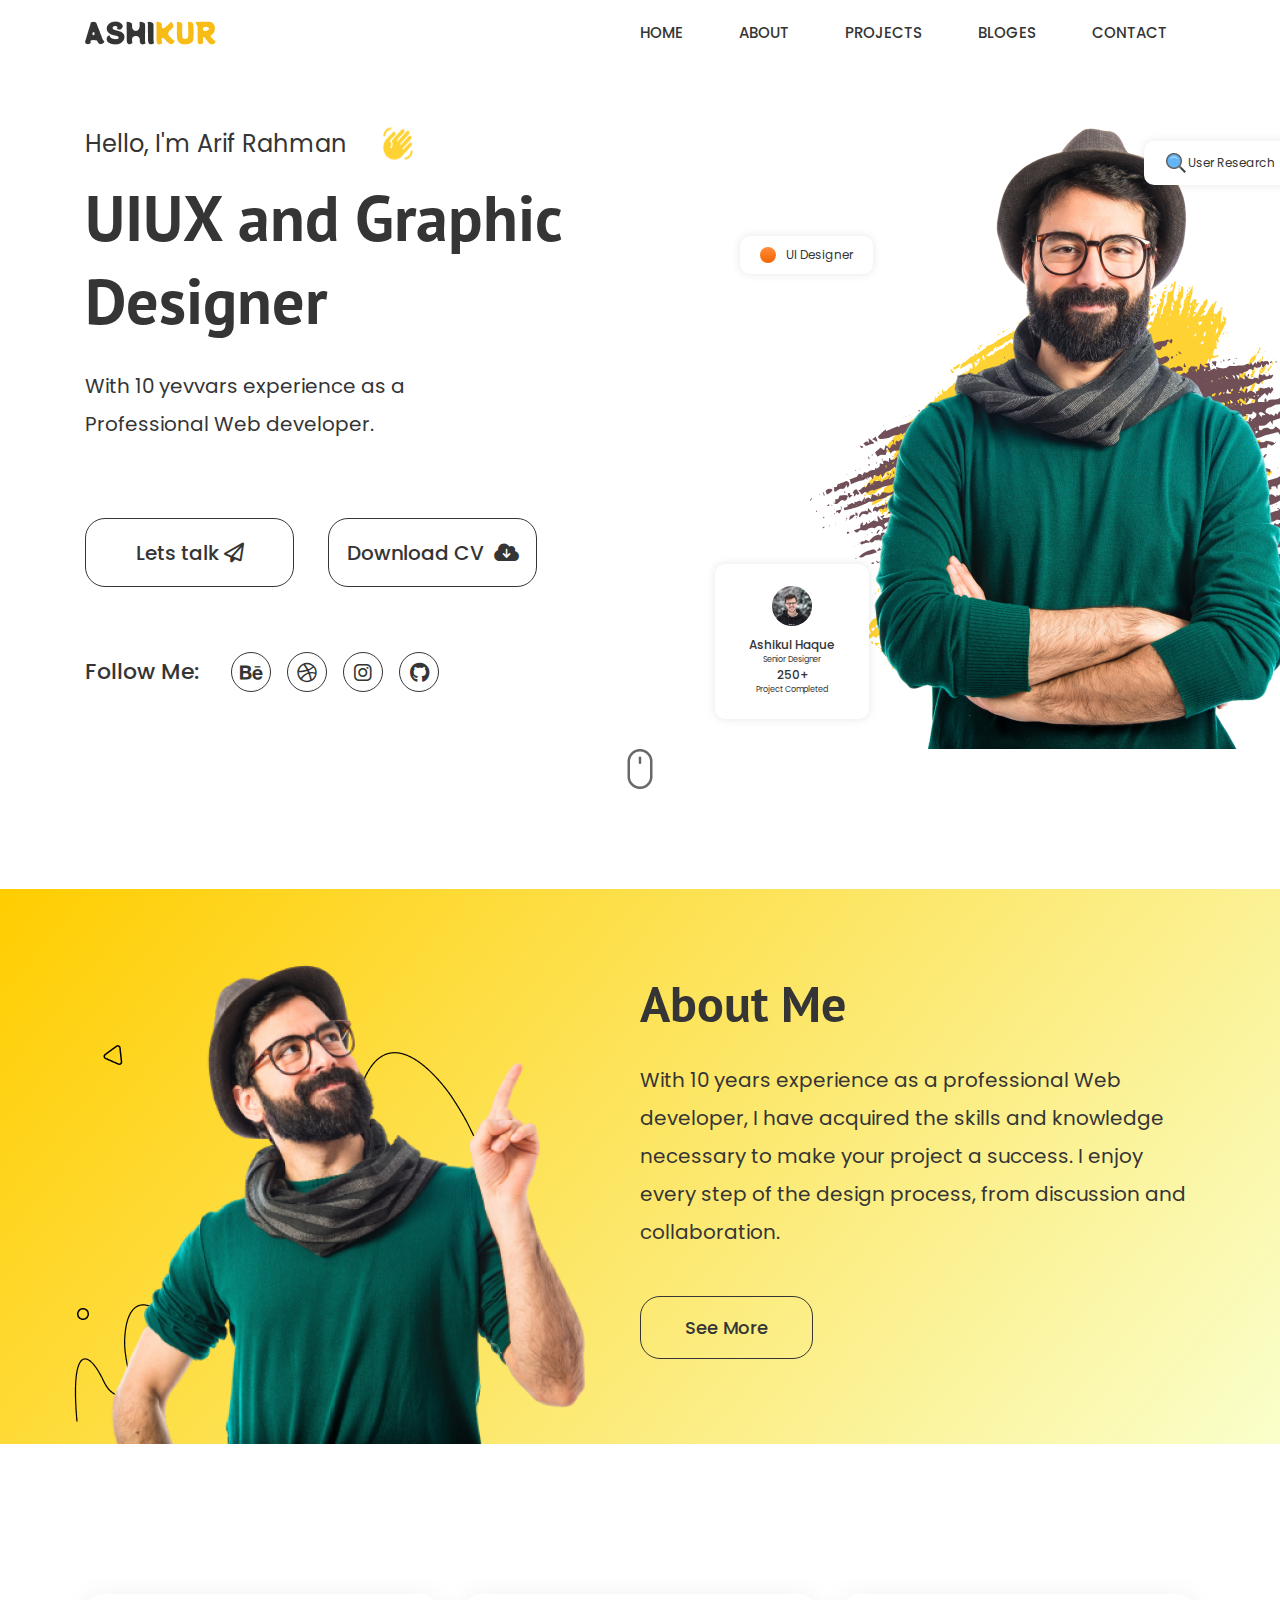
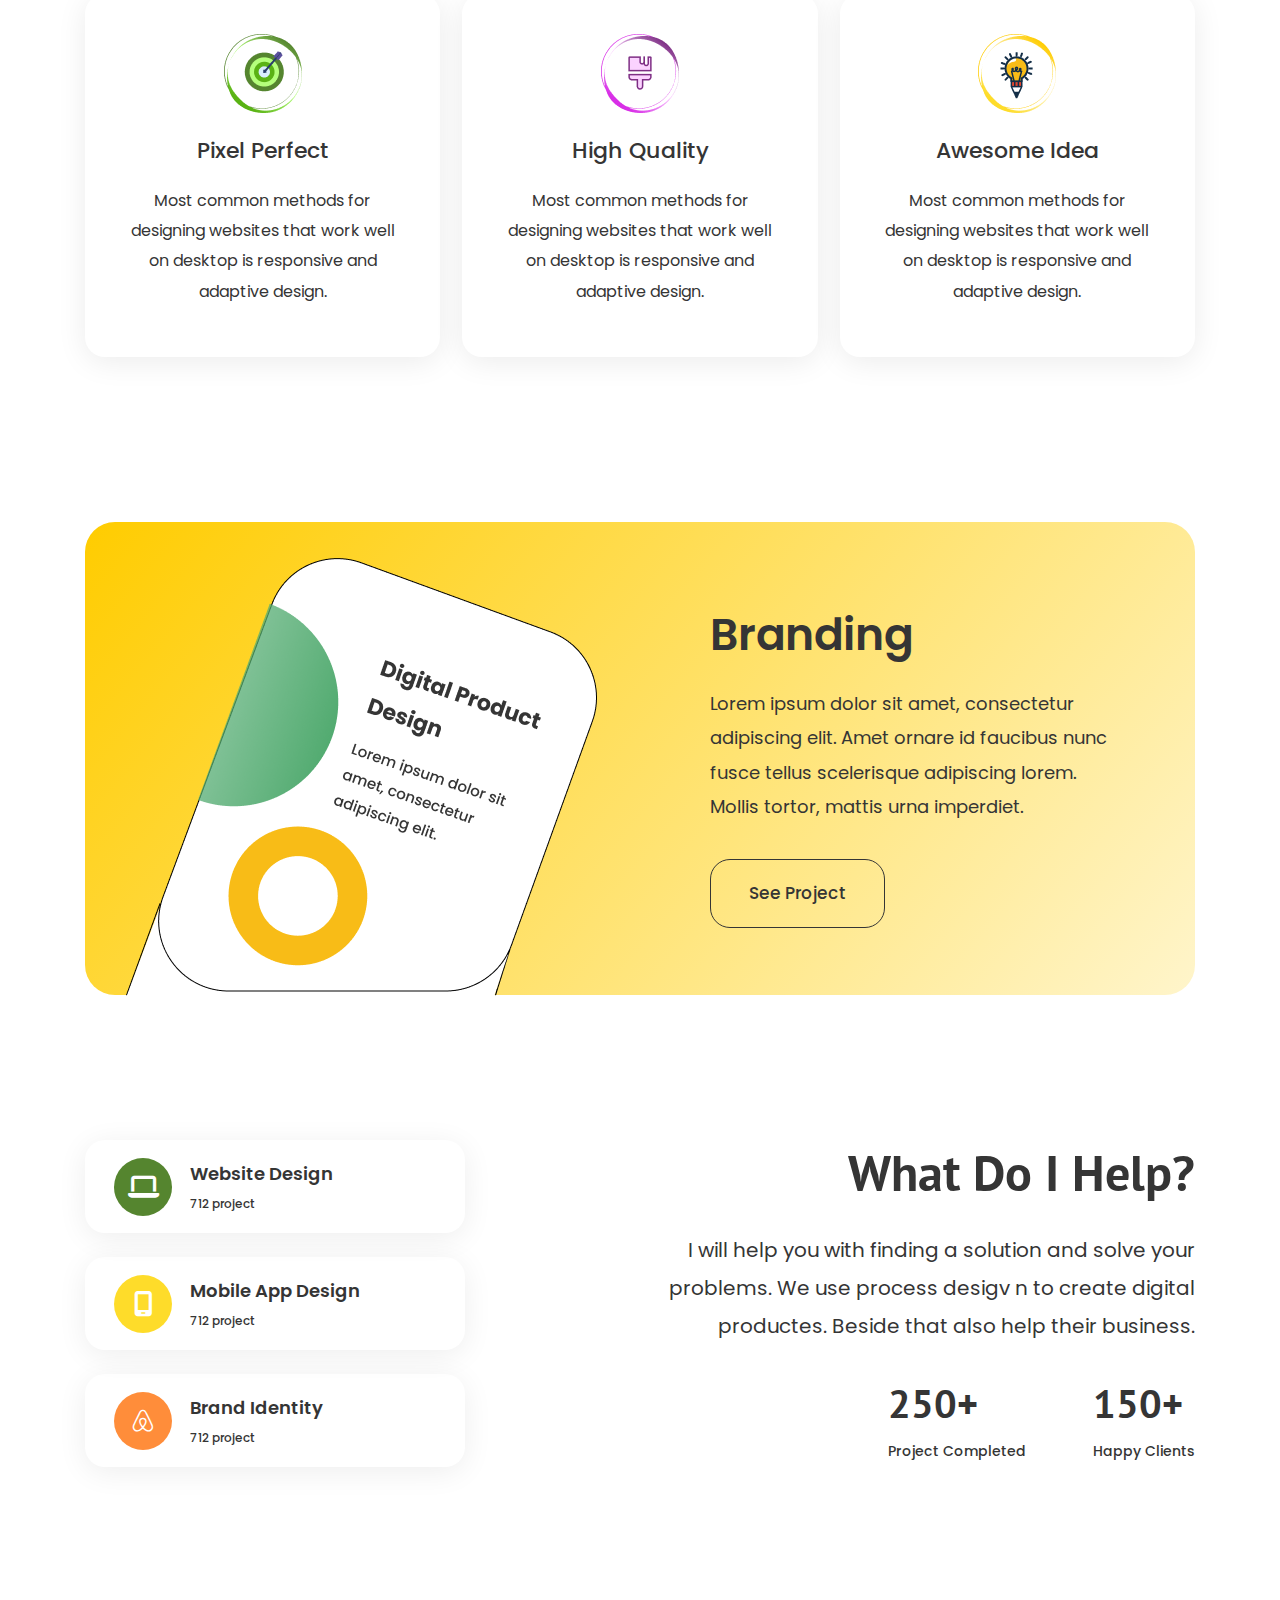
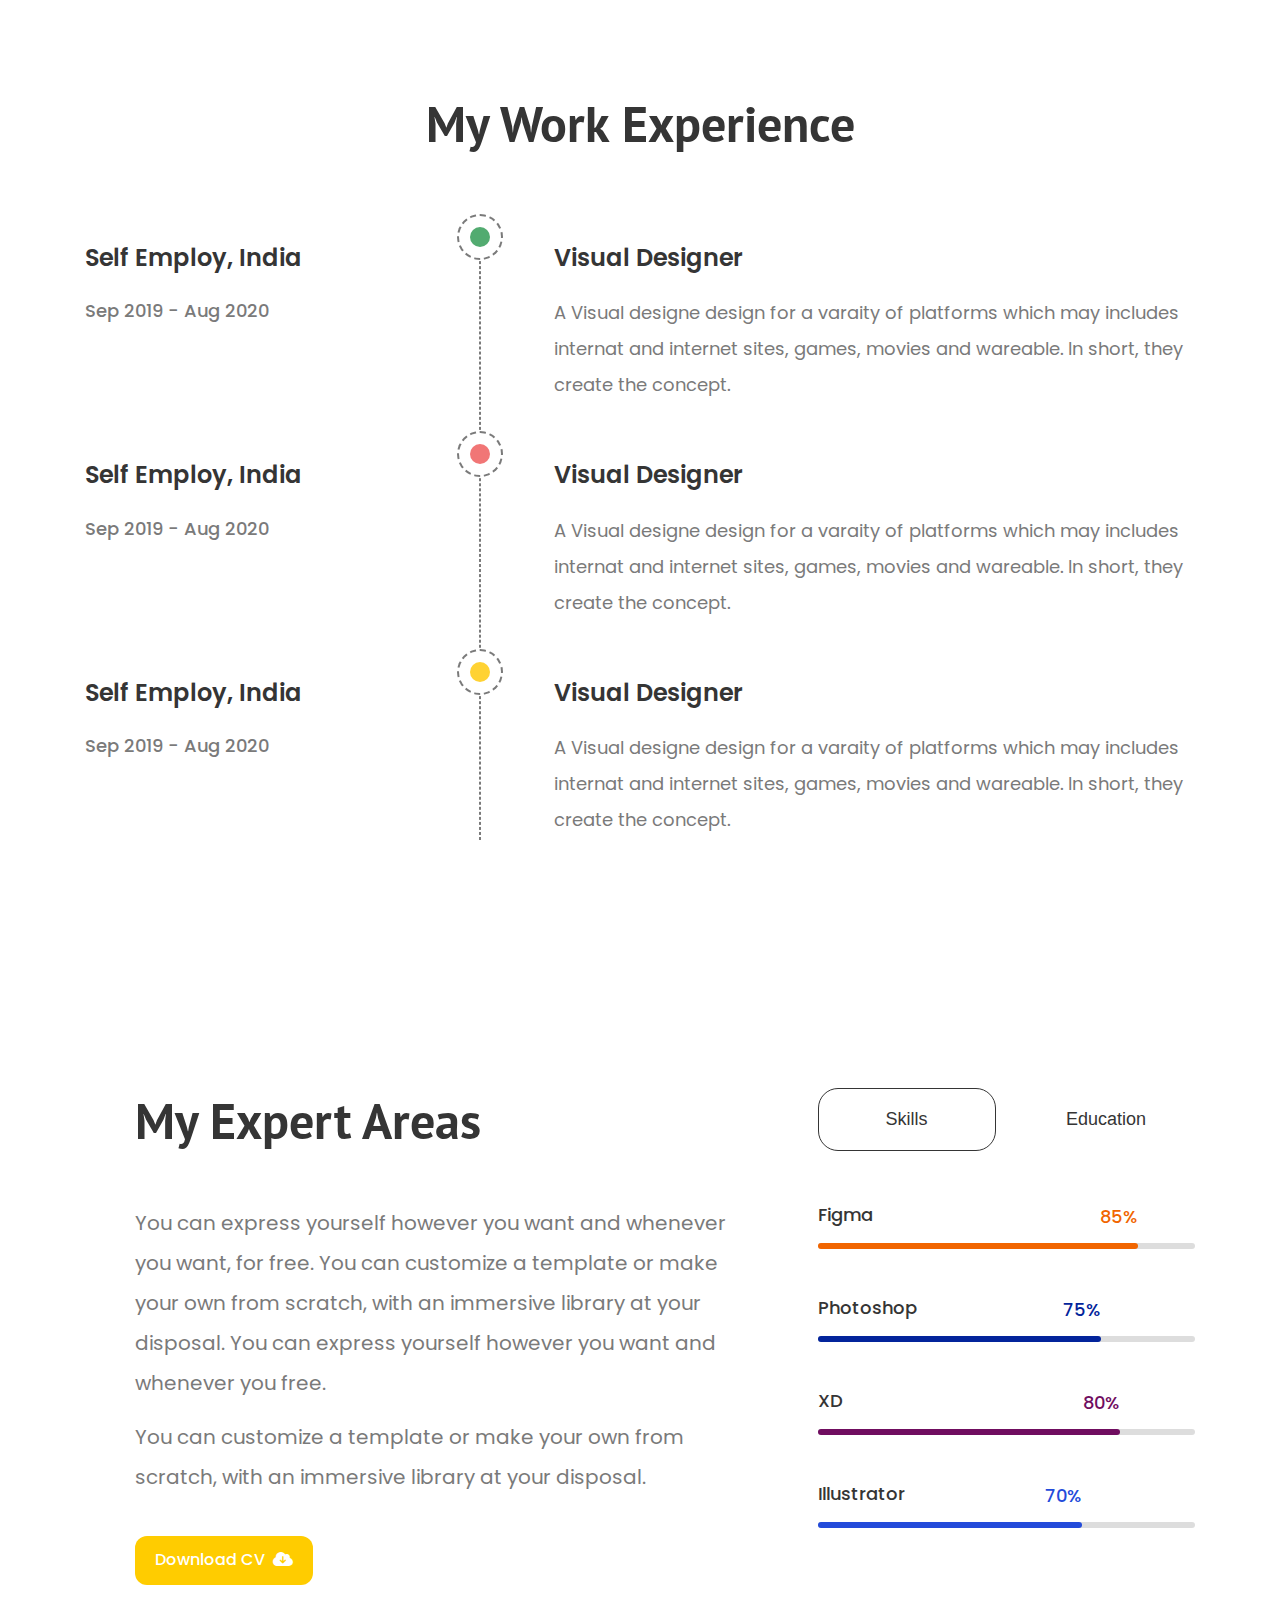
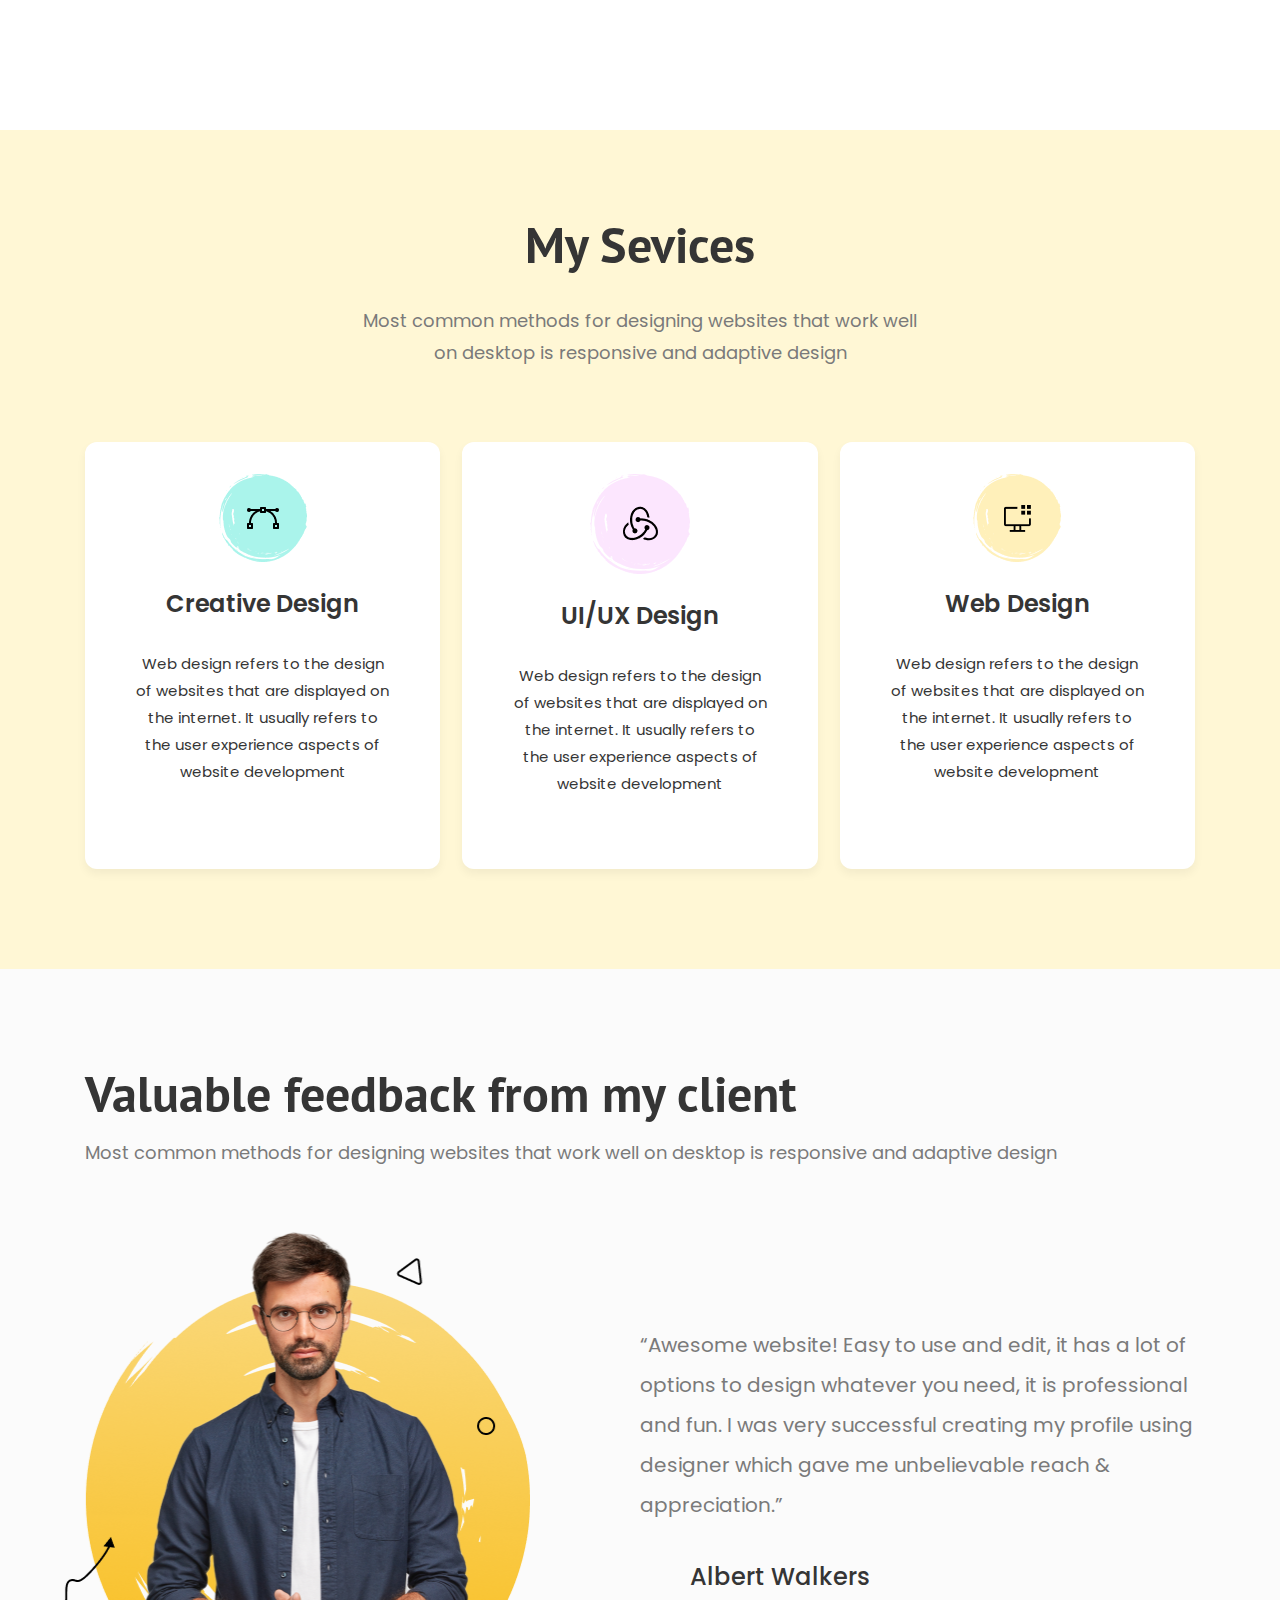
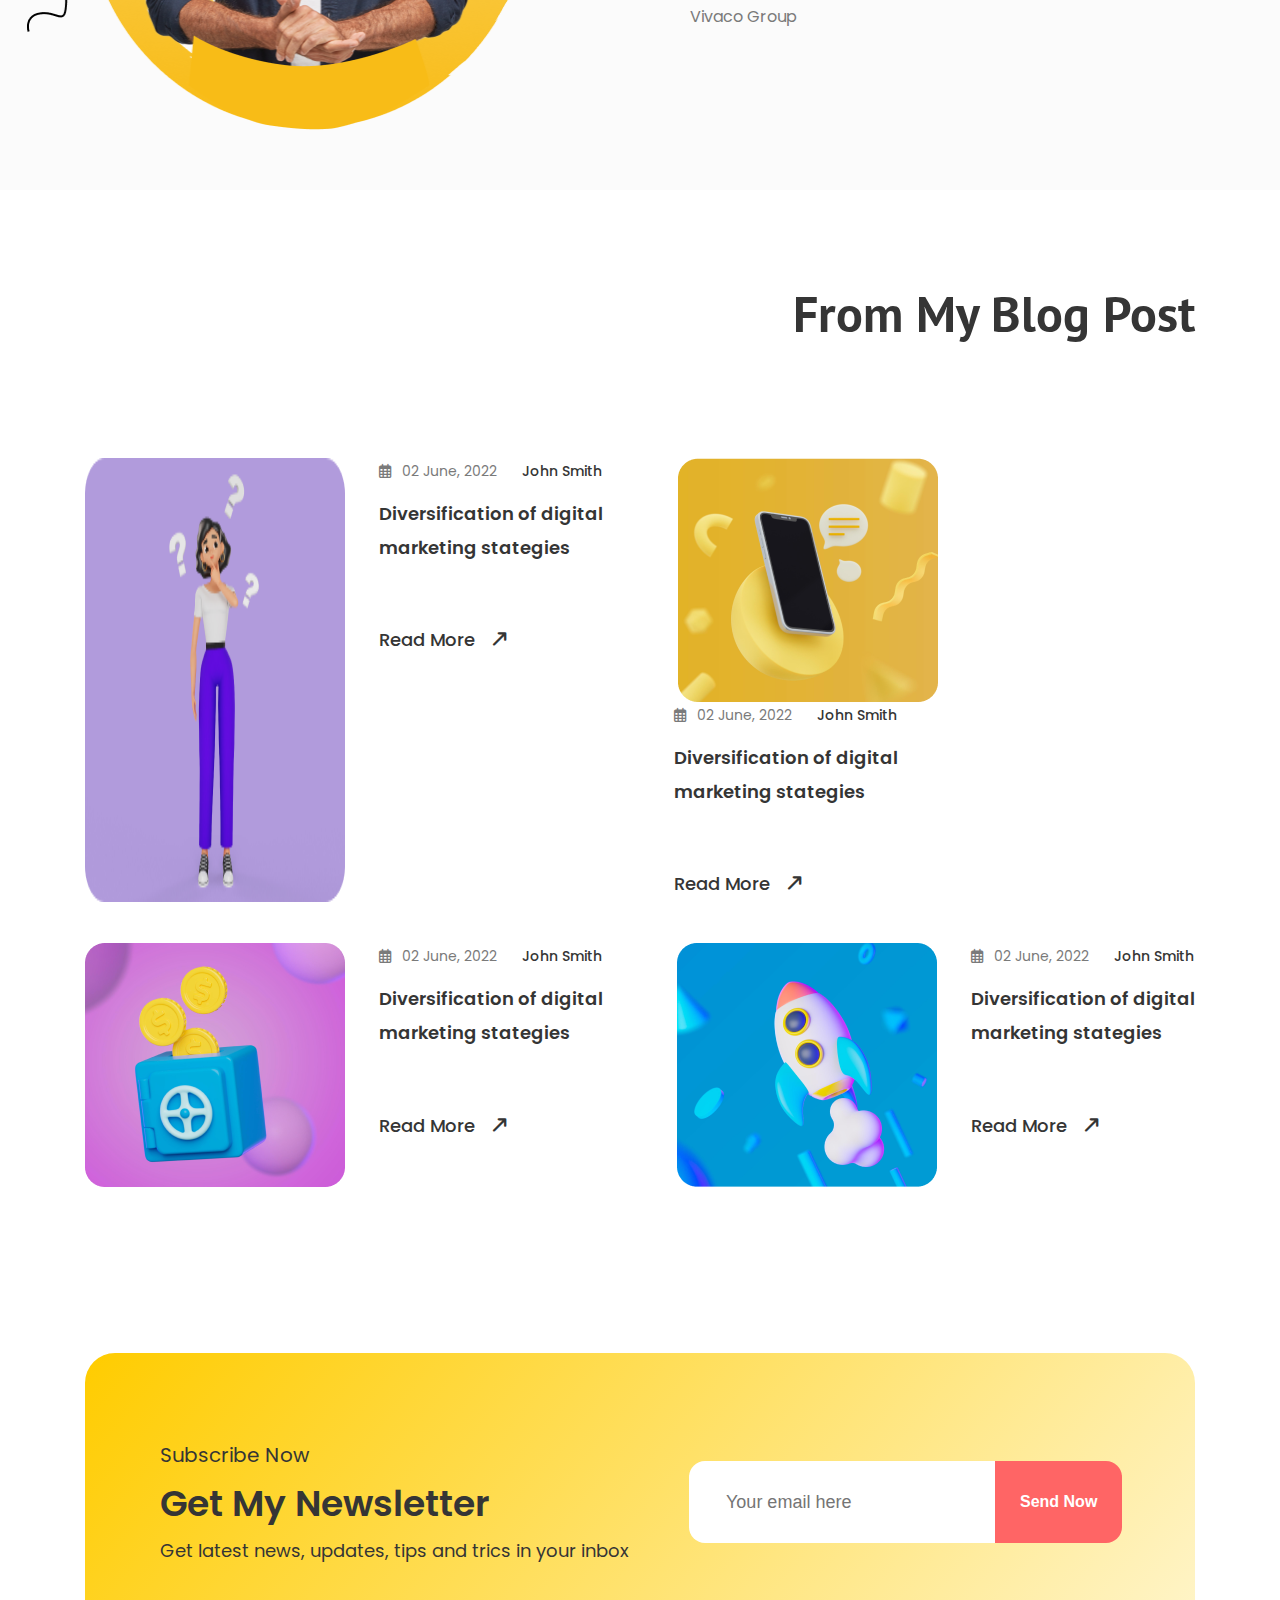
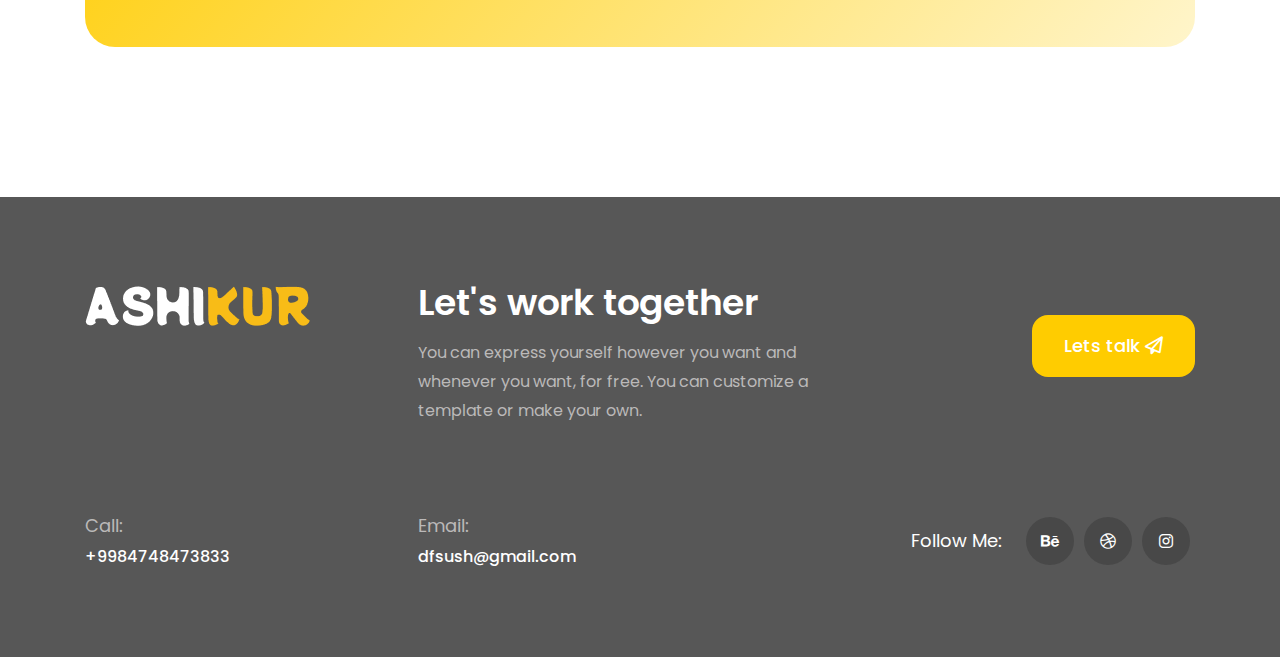
<file: index.html>
<!DOCTYPE html>
<html lang="en">
  <head>
    <meta charset="UTF-8" />
    <meta http-equiv="X-UA-Compatible" content="IE=edge" />
    <meta name="viewport" content="width=device-width, initial-scale=1.0" />

    <link rel="preconnect" href="https://fonts.googleapis.com" />
    <link rel="preconnect" href="https://fonts.gstatic.com" crossorigin />
    <link
      href="https://fonts.googleapis.com/css2?family=PT+Sans:wght@700&family=Poppins:wght@400;500;600;700&display=swap"
      rel="stylesheet"
    />

    <link rel="stylesheet" href="./css/all.min.css" />
    <link rel="stylesheet" href="./css/style.css" />

    <title>Asikur</title>
  </head>

  <body>
    <header>
      <!-- NavBar Start -->
      <nav id="NavBar">
        <div class="container">
          <div class="row justify-between align-center">
            <a href="index.html"
              ><img src="./img/home/logo1.png" alt="logo"
            /></a>
            <ul class="row">
              <li><a href="index.html">HOME</a></li>
              <li><a href="about.html">ABOUT</a></li>
              <li><a href="projects.html">PROJECTS</a></li>
              <li><a href="blogs.html">BLOGES</a></li>
              <li><a href="contact.html">CONTACT</a></li>
            </ul>
          </div>
        </div>
      </nav>
      <!-- NavBar End -->

      <!-- Banner Start -->

      <section id="Banner">
        <div class="container">
          <div class="row">
            <div class="w-50">
              <div class="row one">
                <p class="name">Hello, I'm Arif Rahman</p>
                <img src="./img/home/hand-wave.png" alt="hand-wave" />
              </div>
              <h1>UIUX and Graphic Designer</h1>
              <p class="experience">
                With 10 yevvars experience as a
                <br />
                Professional Web developer.
              </p>
              <a href="#" class="button"
                >Lets talk&nbsp;<i class="fa-regular fa-paper-plane"></i
              ></a>
              <a href="./cv/marketing-resume.docx" download class="button"
                >Download CV &nbsp;<i class="fa-solid fa-cloud-arrow-down"></i
              ></a>
              <div class="row align-center">
                <p>Follow Me:</p>
                <a href="#"><i class="fa-brands fa-behance"></i></a>
                <a href="#"><i class="fa-brands fa-dribbble"></i></a>
                <a href="#"><i class="fa-brands fa-instagram"></i></a>
                <a href="#"><i class="fa-brands fa-github"></i></a>
              </div>
            </div>

            <div class="w-50 banner-div2">
              <img
                class="banner-img"
                src="./img/home/banner-img1.1.png"
                alt="Banner"
              />
              <div class="div1 row">
                <img src="./img/home/banner-img1.3.png" alt="search" />
                <p>User Research</p>
              </div>
              <div class="div2 row">
                <div class="gradient"></div>
                <p>UI Designer</p>
              </div>
              <div class="div3">
                <a href="#">
                  <img src="./img/home/banner-img1.2.png" alt="img" />
                  <p>Ashikul Haque</p>
                  <p class="p">Senior Designer</p>
                  <p>250+</p>
                  <p class="p">Project Completed</p>
                </a>
              </div>
            </div>
          </div>
          <a class="mouse" href="#about-me"
            ><img src="./img/home/mouse.png" alt="mouse"
          /></a>
        </div>
      </section>
      <!-- Banner End -->
    </header>

    <!-- About Me Srart -->
    <section id="about-me">
      <div class="container">
        <div class="row">
          <div class="about-part1 w-50">
            <img src="./img/home/banner-img2.png" alt="img" />
          </div>
          <div class="about-part2 w-50">
            <h2>About Me</h2>
            <p>
              With 10 years experience as a professional Web developer, I have
              acquired the skills and knowledge necessary to make your project a
              success. I enjoy every step of the design process, from discussion
              and collaboration.
            </p>
            <a href="./about.html">See More</a>
          </div>
        </div>
      </div>
    </section>
    <!-- About Me End -->

    <!-- Methods Start -->
    <section id="methods">
      <div class="container">
        <div class="row">
          <div class="method-1 w-32">
            <img src="./img/home/frame1.1.png" alt="img" />
            <h4>Pixel Perfect</h4>
            <p>
              Most common methods for designing websites that work well on
              desktop is responsive and adaptive design.
            </p>
          </div>
          <div class="method-2 w-32">
            <img src="./img/home/frame1.2.png" alt="img" />
            <h4>High Quality</h4>
            <p>
              Most common methods for designing websites that work well on
              desktop is responsive and adaptive design.
            </p>
          </div>
          <div class="method-3 w-32">
            <img src="./img/home/frame1.3.png" alt="img" />
            <h4>Awesome Idea</h4>
            <p>
              Most common methods for designing websites that work well on
              desktop is responsive and adaptive design.
            </p>
          </div>
        </div>
      </div>
    </section>
    <!-- Methods End -->

    <!-- Branding Start -->
    <section id="branding">
      <div class="container">
        <div class="row">
          <div class="w-50 img">
            <img src="./img/home/banner-img3.png" alt="banner-img3" />
          </div>
          <div class="w-50 content">
            <h3>Branding</h3>
            <p>
              Lorem ipsum dolor sit amet, consectetur adipiscing elit. Amet
              ornare id faucibus nunc fusce tellus scelerisque adipiscing lorem.
              Mollis tortor, mattis urna imperdiet.
            </p>
            <a href="./projects.html">See Project</a>
          </div>
        </div>
      </div>
    </section>
    <!-- Branding End -->

    <!-- Help Start -->
    <section id="help">
      <div class="container">
        <div class="row">
          <div class="w-50 part-1">
            <div class="row">
              <div class="icon-div one">
                <i class="fa-solid fa-laptop"></i>
              </div>
              <div>
                <h4>Website Design</h4>
                <small>712 project</small>
              </div>
            </div>

            <div class="row">
              <div class="icon-div two">
                <i class="fa-solid fa-mobile-screen"></i>
              </div>
              <div>
                <h4>Mobile App Design</h4>
                <small>712 project</small>
              </div>
            </div>

            <div class="row">
              <div class="icon-div three">
                <i class="fa-brands fa-airbnb"></i>
              </div>
              <div>
                <h4>Brand Identity</h4>
                <small>712 project</small>
              </div>
            </div>
          </div>

          <div class="w-50 part-2">
            <h2>What Do I Help?</h2>
            <p>
              I will help you with finding a solution and solve your problems.
              We use process desigv n to create digital productes. Beside that
              also help their business.
            </p>
            <div class="row">
              <div>
                <h3>250+</h3>
                <span>Project Completed</span>
              </div>
              <div>
                <h3>150+</h3>
                <span>Happy Clients</span>
              </div>
            </div>
          </div>
        </div>
      </div>
    </section>
    <!-- Help End -->

    <!-- Experience Start -->
    <section id="experience">
      <div class="container">
        <h2>My Work Experience</h2>

        <div class="row">
          <div class="w-40">
            <h4>Self Employ, India</h4>
            <p>Sep 2019 - Aug 2020</p>
          </div>
          <div class="w-60 one">
            <h4>Visual Designer</h4>
            <p>
              A Visual designe design for a varaity of platforms which may
              includes internat and internet sites, games, movies and wareable.
              In short, they create the concept.
            </p>
          </div>
        </div>

        <div class="row">
          <div class="w-40">
            <h4>Self Employ, India</h4>
            <p>Sep 2019 - Aug 2020</p>
          </div>
          <div class="w-60 two">
            <h4>Visual Designer</h4>
            <p>
              A Visual designe design for a varaity of platforms which may
              includes internat and internet sites, games, movies and wareable.
              In short, they create the concept.
            </p>
          </div>
        </div>

        <div class="row">
          <div class="w-40">
            <h4>Self Employ, India</h4>
            <p>Sep 2019 - Aug 2020</p>
          </div>
          <div class="w-60 three">
            <h4>Visual Designer</h4>
            <p>
              A Visual designe design for a varaity of platforms which may
              includes internat and internet sites, games, movies and wareable.
              In short, they create the concept.
            </p>
          </div>
        </div>
      </div>
    </section>
    <!-- Experience End -->

    <!-- Expert Start -->
    <section id="expert">
      <div class="container">
        <div class="row">
          <div class="w-60">
            <h2>My Expert Areas</h2>
            <p>
              You can express yourself however you want and whenever you want,
              for free. You can customize a template or make your own from
              scratch, with an immersive library at your disposal. You can
              express yourself however you want and whenever you free.
            </p>
            <p>
              You can customize a template or make your own from scratch, with
              an immersive library at your disposal.
            </p>
            <a href="./cv/marketing-resume.docx" download>
              Download CV &nbsp;<i class="fa-solid fa-cloud-arrow-down"></i>
            </a>
          </div>
          <div class="w-40">
            <div class="skills">
              <div class="buttons">
                <button>Skills</button>
                <button class="education">Education</button>
              </div>

              <div class="skill-item-info">
                <h4>Figma</h4>
                <div class="skill-percent">
                  <div
                    class="percent"
                    style="
                      background-color: #f16500;
                      color: #f16500;
                      width: 85%;
                    "
                  >
                    <span>85%</span>
                  </div>
                </div>
              </div>

              <div class="skill-item-info">
                <h4>Photoshop</h4>
                <div class="skill-percent">
                  <div
                    class="percent"
                    style="
                      background-color: #03249b;
                      color: #03249b;
                      width: 75%;
                    "
                  >
                    <span>75%</span>
                  </div>
                </div>
              </div>

              <div class="skill-item-info">
                <h4>XD</h4>
                <div class="skill-percent">
                  <div
                    class="percent"
                    style="
                      background-color: #700d60;
                      color: #700d60;
                      width: 80%;
                    "
                  >
                    <span>80%</span>
                  </div>
                </div>
              </div>

              <div class="skill-item-info">
                <h4>Illustrator</h4>
                <div class="skill-percent">
                  <div
                    class="percent"
                    style="
                      background-color: #234bda;
                      color: #234bda;
                      width: 70%;
                    "
                  >
                    <span>70%</span>
                  </div>
                </div>
              </div>
            </div>
          </div>
        </div>
      </div>
    </section>
    <!-- Expert End -->

    <!--Service Section Start -->
    <section id="service">
      <div class="container">
        <div class="service_title">
          <h2>My Sevices</h2>
          <p>
            Most common methods for designing websites that work well<br />on
            desktop is responsive and adaptive design
          </p>
        </div>

        <div class="service_item row justify-between">
          <div class="service_box w-32">
            <img src="./img/home/frame2.1.png" alt="img" />
            <h4>Creative Design</h4>
            <p>
              Web design refers to the design of websites that are displayed on
              the internet. It usually refers to the user experience aspects of
              website development
            </p>
          </div>

          <div class="service_box w-32">
            <img src="./img/home/frame2.2.png" alt="img" />
            <h4>UI/UX Design</h4>
            <p>
              Web design refers to the design of websites that are displayed on
              the internet. It usually refers to the user experience aspects of
              website development
            </p>
          </div>

          <div class="service_box w-32">
            <img src="./img/home/frame2.3.png" alt="img" />
            <h4>Web Design</h4>
            <p>
              Web design refers to the design of websites that are displayed on
              the internet. It usually refers to the user experience aspects of
              website development
            </p>
          </div>
        </div>
      </div>
    </section>
    <!--Service Section End -->

    <!-- Feedback Start -->
    <section id="feedback">
      <div class="container">
        <h2>Valuable feedback from my client</h2>
        <p id="p-1">
          Most common methods for designing websites that work well on desktop
          is responsive and adaptive design
        </p>
        <div class="row">
          <img class="w-50" src="./img/home/banner-img4.png" alt="img" />
          <div class="w-50">
            <p id="p-2">
              “Awesome website! Easy to use and edit, it has a lot of options to
              design whatever you need, it is professional and fun. I was very
              successful creating my profile using designer which gave me
              unbelievable reach & appreciation.”
            </p>
            <h4>Albert Walkers</h4>
            <p id="p-3">Vivaco Group</p>
          </div>
        </div>
      </div>
    </section>
    <!-- Feedback End -->

    <!-- My Blog Start -->
    <section id="blogs">
      <div class="container">
        <h2>From My Blog Post</h2>
        <div class="row">
          <div class="row w-50">
            <img src="./img/home/blog1.png" alt="img" />
            <div class="details">
              <div class="row">
                <i class="fa-regular fa-calendar-days"></i>
                <p class="time">02 June, 2022</p>
                <h5>John Smith</h5>
              </div>
              <h4>Diversification of digital<br />marketing stategies</h4>
              <a href="./blogs.html"
                >Read More <i class="fa-sharp fa-solid fa-arrow-right-long"></i
              ></a>
            </div>
          </div>

          <div class="row w-50">
            <img class="img" src="./img/home/blog2.png" alt="img" />
            <div class="details">
              <div class="row">
                <i class="fa-regular fa-calendar-days"></i>
                <p class="time">02 June, 2022</p>
                <h5>John Smith</h5>
              </div>
              <h4>Diversification of digital<br />marketing stategies</h4>
              <a href="./blogs.html"
                >Read More <i class="fa-sharp fa-solid fa-arrow-right-long"></i
              ></a>
            </div>
          </div>

          <div class="row w-50">
            <img src="./img/home/blog3.png" alt="img" />
            <div class="details">
              <div class="row">
                <i class="fa-regular fa-calendar-days"></i>
                <p class="time">02 June, 2022</p>
                <h5>John Smith</h5>
              </div>
              <h4>Diversification of digital<br />marketing stategies</h4>
              <a href="./blogs.html"
                >Read More <i class="fa-sharp fa-solid fa-arrow-right-long"></i
              ></a>
            </div>
          </div>

          <div class="row w-50">
            <img class="img" src="./img/home/blog4.png" alt="img" />
            <div class="details">
              <div class="row">
                <i class="fa-regular fa-calendar-days"></i>
                <p class="time">02 June, 2022</p>
                <h5>John Smith</h5>
              </div>
              <h4>Diversification of digital<br />marketing stategies</h4>
              <a href="./blogs.html"
                >Read More <i class="fa-sharp fa-solid fa-arrow-right-long"></i
              ></a>
            </div>
          </div>
        </div>
      </div>
    </section>
    <!-- My Blog End -->

    <!-- Newsletter Start -->
    <section id="newsletter">
      <div class="container">
        <div class="row align-center">
          <div>
            <p class="p-1">Subscribe Now</p>
            <h3>Get My Newsletter</h3>
            <p class="p-2">
              Get latest news, updates, tips and trics in your inbox
            </p>
          </div>
          <div class="input-div">
            <input type="search" placeholder="Your email here" />
            <button type="submit">Send Now</button>
          </div>
        </div>
      </div>
    </section>
    <!-- Newsletter Start -->

    <!-- Footer Statr -->
    <footer>
      <div class="container">
        <div class="row footer-top">
          <div class="footer-part1">
            <a href="index.html"
              ><img src="./img/home/logo2.png" alt="logo"
            /></a>
          </div>
          <div class="footer-part2">
            <h3>Let's work together</h3>
            <p>
              You can express yourself however you want and whenever you want,
              for free. You can customize a template or make your own.
            </p>
          </div>
          <div class="footer-part3">
            <a href="#"
              >Lets talk&nbsp;<i class="fa-regular fa-paper-plane"></i
            ></a>
          </div>
        </div>
        <div class="row footer-bottom">
          <div class="footer-part1">
            <p>Call:</p>
            <a href="tel:+9984748473833">+9984748473833</a>
          </div>
          <div class="footer-part2">
            <p>Email:</p>
            <a href="mailto:dfsush@gmail.com">dfsush@gmail.com</a>
          </div>
          <div class="footer-part3 row">
            <p>Follow Me:</p>
            <a href="#"><i class="fa-brands fa-behance"></i></a>
            <a href="#"><i class="fa-brands fa-dribbble"></i></a>
            <a href="#"><i class="fa-brands fa-instagram"></i></a>
          </div>
        </div>
      </div>
    </footer>
    <!-- Footer End -->
  </body>
</html>
</file>
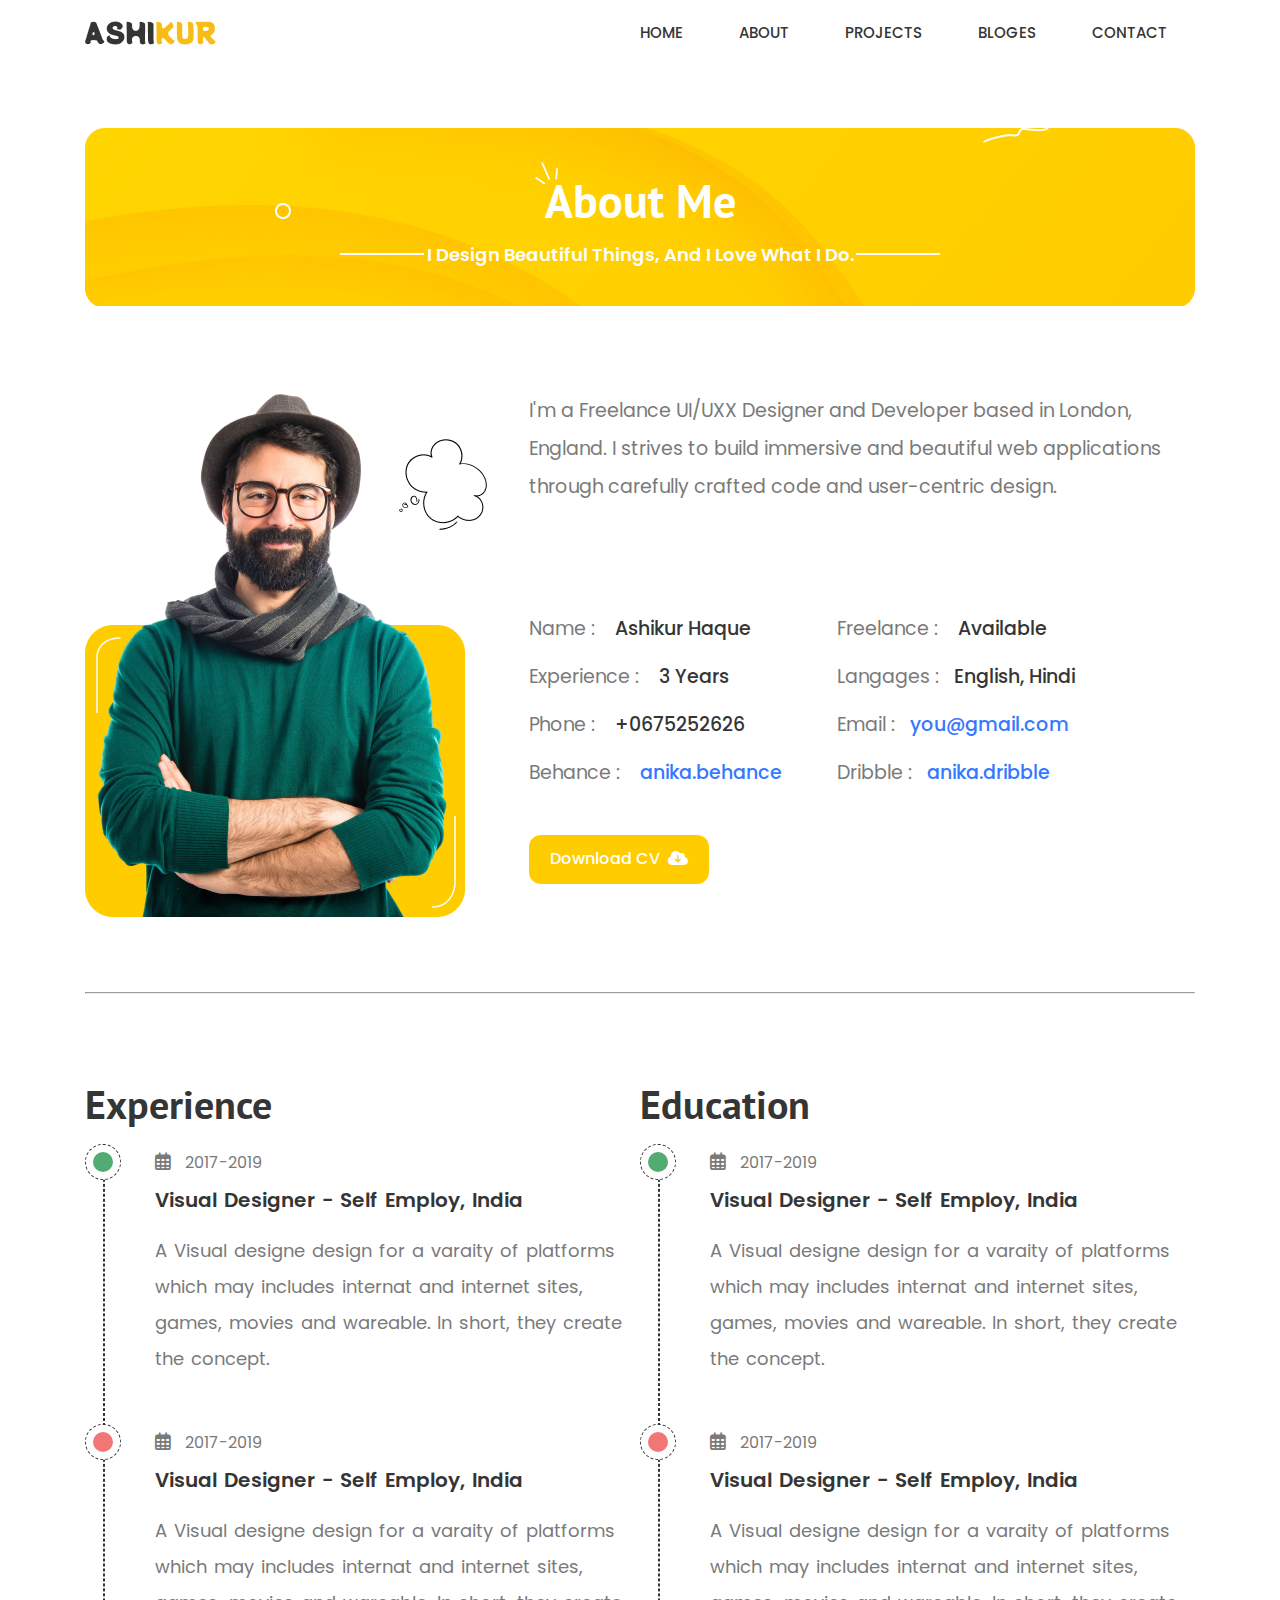
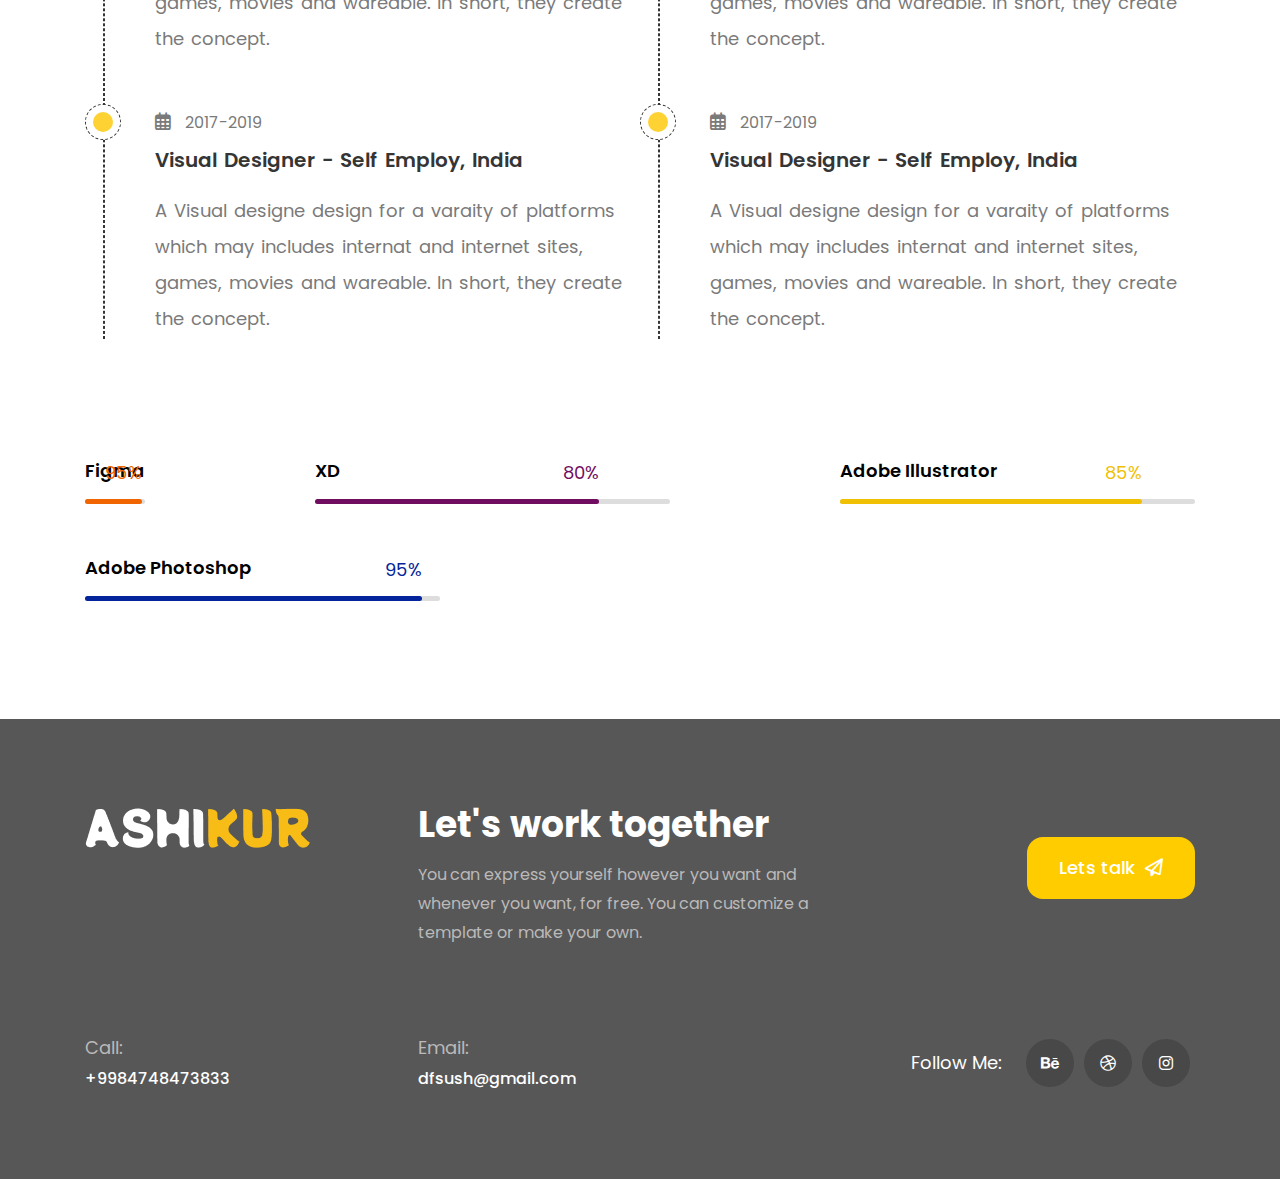
<file: about.html>
<!DOCTYPE html>
<html lang="en">
  <head>
    <meta charset="UTF-8" />
    <meta http-equiv="X-UA-Compatible" content="IE=edge" />
    <meta name="viewport" content="width=device-width, initial-scale=1.0" />

    <link rel="preconnect" href="https://fonts.googleapis.com" />
    <link rel="preconnect" href="https://fonts.gstatic.com" crossorigin />
    <link
      href="https://fonts.googleapis.com/css2?family=PT+Sans:wght@700&family=Poppins:wght@400;500;600;700&display=swap"
      rel="stylesheet"
    />

    <link rel="stylesheet" href="./css/all.min.css" />
    <link rel="stylesheet" href="./css/about.css" />

    <title>Asikur - ABOUT</title>
  </head>

  <body>
    <header>
      <!-- NavBar Start -->
      <nav id="NavBar">
        <div class="container">
          <div class="row justify-between align-center">
            <a href="index.html"
              ><img src="./img/home/logo1.png" alt="logo"
            /></a>
            <ul class="row">
              <li><a href="index.html">HOME</a></li>
              <li><a href="about.html">ABOUT</a></li>
              <li><a href="projects.html">PROJECTS</a></li>
              <li><a href="blogs.html">BLOGES</a></li>
              <li><a href="contact.html">CONTACT</a></li>
            </ul>
          </div>
        </div>
      </nav>
      <!-- NavBar End -->

      <!-- Banner Start -->
      <section id="Banner">
        <div class="container">
          <h1>About Me</h1>
          <h3>I Design Beautiful Things, And I Love What I Do.</h3>
        </div>
      </section>
      <!-- Banner End -->
    </header>

    <!-- About Start -->
    <section id="About">
      <div class="container">
        <div class="row">
          <div class="w-40">
            <img src="./img/about/banner-img2.png" alt="Banner-img2" />
          </div>
          <div class="w-60">
            <div class="paragraph">
              <p>
                I'm a Freelance UI/UXX Designer and Developer based in London,
                England. I strives to build immersive and beautiful web
                applications through carefully crafted code and user-centric
                design.
              </p>
            </div>
            <div class="row">
              <div>
                <p>Name :&nbsp;&nbsp;&nbsp;<span> Ashikur Haque</span></p>
                <p>Experience : &nbsp;&nbsp;&nbsp;<span>3 Years</span></p>
                <p>
                  Phone : &nbsp;&nbsp;&nbsp;<a href="tel:+0675252626"
                    ><span>+0675252626</span></a
                  >
                </p>
                <p>Behance : &nbsp;&nbsp;&nbsp;<a href="#">anika.behance</a></p>
              </div>

              <div>
                <p>Freelance :&nbsp;&nbsp;&nbsp;<span> Available</span></p>
                <p>Langages :&nbsp;&nbsp;&nbsp;<span>English, Hindi</span></p>
                <p>
                  Email :&nbsp;&nbsp;&nbsp;<a href="mailto:you@gmail.com"
                    >you@gmail.com</a
                  >
                </p>
                <p>Dribble :&nbsp;&nbsp;&nbsp;<a href="#">anika.dribble</a></p>
              </div>
            </div>
            <div class="button">
              <a href="./cv/marketing-resume.docx" download
                >Download CV &nbsp;<i class="fa-solid fa-cloud-arrow-down"></i
              ></a>
            </div>
          </div>
        </div>
        <hr />
      </div>
    </section>
    <!-- About End -->

    <!-- Experience & Education Start -->
    <section id="Experience">
      <div class="container">
        <div class="row">
          <div class="w-50">
            <h2>Experience</h2>

            <div class="experiences">
              <div class="details one">
                <p>
                  <i class="fa-regular fa-calendar-days"></i> &nbsp;<span
                    >2017-2019</span
                  >
                </p>
                <h4>Visual Designer - Self Employ, India</h4>
                <p>
                  A Visual designe design for a varaity of platforms which may
                  includes internat and internet sites, games, movies and
                  wareable. In short, they create the concept.
                </p>
              </div>
            </div>

            <div class="experiences">
              <div class="details two">
                <p>
                  <i class="fa-regular fa-calendar-days"></i> &nbsp;<span
                    >2017-2019</span
                  >
                </p>
                <h4>Visual Designer - Self Employ, India</h4>
                <p>
                  A Visual designe design for a varaity of platforms which may
                  includes internat and internet sites, games, movies and
                  wareable. In short, they create the concept.
                </p>
              </div>
            </div>

            <div class="experiences">
              <div class="details three">
                <p>
                  <i class="fa-regular fa-calendar-days"></i> &nbsp;<span
                    >2017-2019</span
                  >
                </p>
                <h4>Visual Designer - Self Employ, India</h4>
                <p>
                  A Visual designe design for a varaity of platforms which may
                  includes internat and internet sites, games, movies and
                  wareable. In short, they create the concept.
                </p>
              </div>
            </div>
          </div>
          <div class="w-50">
            <h2>Education</h2>

            <div class="experiences">
              <div class="details one">
                <p>
                  <i class="fa-regular fa-calendar-days"></i> &nbsp;<span
                    >2017-2019</span
                  >
                </p>
                <h4>Visual Designer - Self Employ, India</h4>
                <p>
                  A Visual designe design for a varaity of platforms which may
                  includes internat and internet sites, games, movies and
                  wareable. In short, they create the concept.
                </p>
              </div>
            </div>

            <div class="experiences">
              <div class="details two">
                <p>
                  <i class="fa-regular fa-calendar-days"></i> &nbsp;<span
                    >2017-2019</span
                  >
                </p>
                <h4>Visual Designer - Self Employ, India</h4>
                <p>
                  A Visual designe design for a varaity of platforms which may
                  includes internat and internet sites, games, movies and
                  wareable. In short, they create the concept.
                </p>
              </div>
            </div>

            <div class="experiences">
              <div class="details three">
                <p>
                  <i class="fa-regular fa-calendar-days"></i> &nbsp;<span
                    >2017-2019</span
                  >
                </p>
                <h4>Visual Designer - Self Employ, India</h4>
                <p>
                  A Visual designe design for a varaity of platforms which may
                  includes internat and internet sites, games, movies and
                  wareable. In short, they create the concept.
                </p>
              </div>
            </div>
          </div>
        </div>
      </div>
    </section>
    <!-- Experience & Education End -->

    <!-- Skills Start -->
    <section id="Skills">
      <div class="container">
        <div class="row justify-between">
          <div class="skill-item-info">
            <h4>Figma</h4>
            <div class="skill-percent">
              <div
                class="percent"
                style="background-color: #f16500; color: #f16500; width: 95%">
                <span>95%</span>
              </div>
            </div>
          </div>
          <div class="skill-item-info w-32">
            <h4>XD</h4>
            <div class="skill-percent">
              <div
                class="percent"
                style="background-color: #700d60; color: #700d60; width: 80%"
              >
                <span>80%</span>
              </div>
            </div>
          </div>
          <div class="skill-item-info w-32">
            <h4>Adobe Illustrator</h4>
            <div class="skill-percent">
              <div
                class="percent"
                style="background-color: #efc003; color: #efc003; width: 85%"
              >
                <span>85%</span>
              </div>
            </div>
          </div>
          <div class="skill-item-info w-32">
            <h4>Adobe Photoshop</h4>
            <div class="skill-percent">
              <div
                class="percent"
                style="background-color: #03249b; color: #03249b; width: 95%"
              >
                <span>95%</span>
              </div>
            </div>
          </div>
        </div>
      </div>
    </section>
    <!-- Skills End -->

    <!-- Footer Statr -->
    <footer>
      <div class="container">
        <div class="row footer-top">
          <div class="footer-part1">
            <a href="index.html"
              ><img src="./img/home/logo2.png" alt="logo"
            /></a>
          </div>
          <div class="footer-part2">
            <h3>Let's work together</h3>
            <p>
              You can express yourself however you want and whenever you want,
              for free. You can customize a template or make your own.
            </p>
          </div>
          <div class="footer-part3">
            <a href="#"
              >Lets talk &nbsp;<i class="fa-regular fa-paper-plane"></i
            ></a>
          </div>
        </div>
        <div class="row footer-bottom">
          <div class="footer-part1">
            <p>Call:</p>
            <a href="tel:+9984748473833">+9984748473833</a>
          </div>
          <div class="footer-part2">
            <p>Email:</p>
            <a href="mailto:dfsush@gmail.com">dfsush@gmail.com</a>
          </div>
          <div class="footer-part3 row">
            <p>Follow Me:</p>
            <a href="#"><i class="fa-brands fa-behance"></i></a>
            <a href="#"><i class="fa-brands fa-dribbble"></i></a>
            <a href="#"><i class="fa-brands fa-instagram"></i></a>
          </div>
        </div>
      </div>
    </footer>
    <!-- Footer End -->
  </body>
</html>
</file>
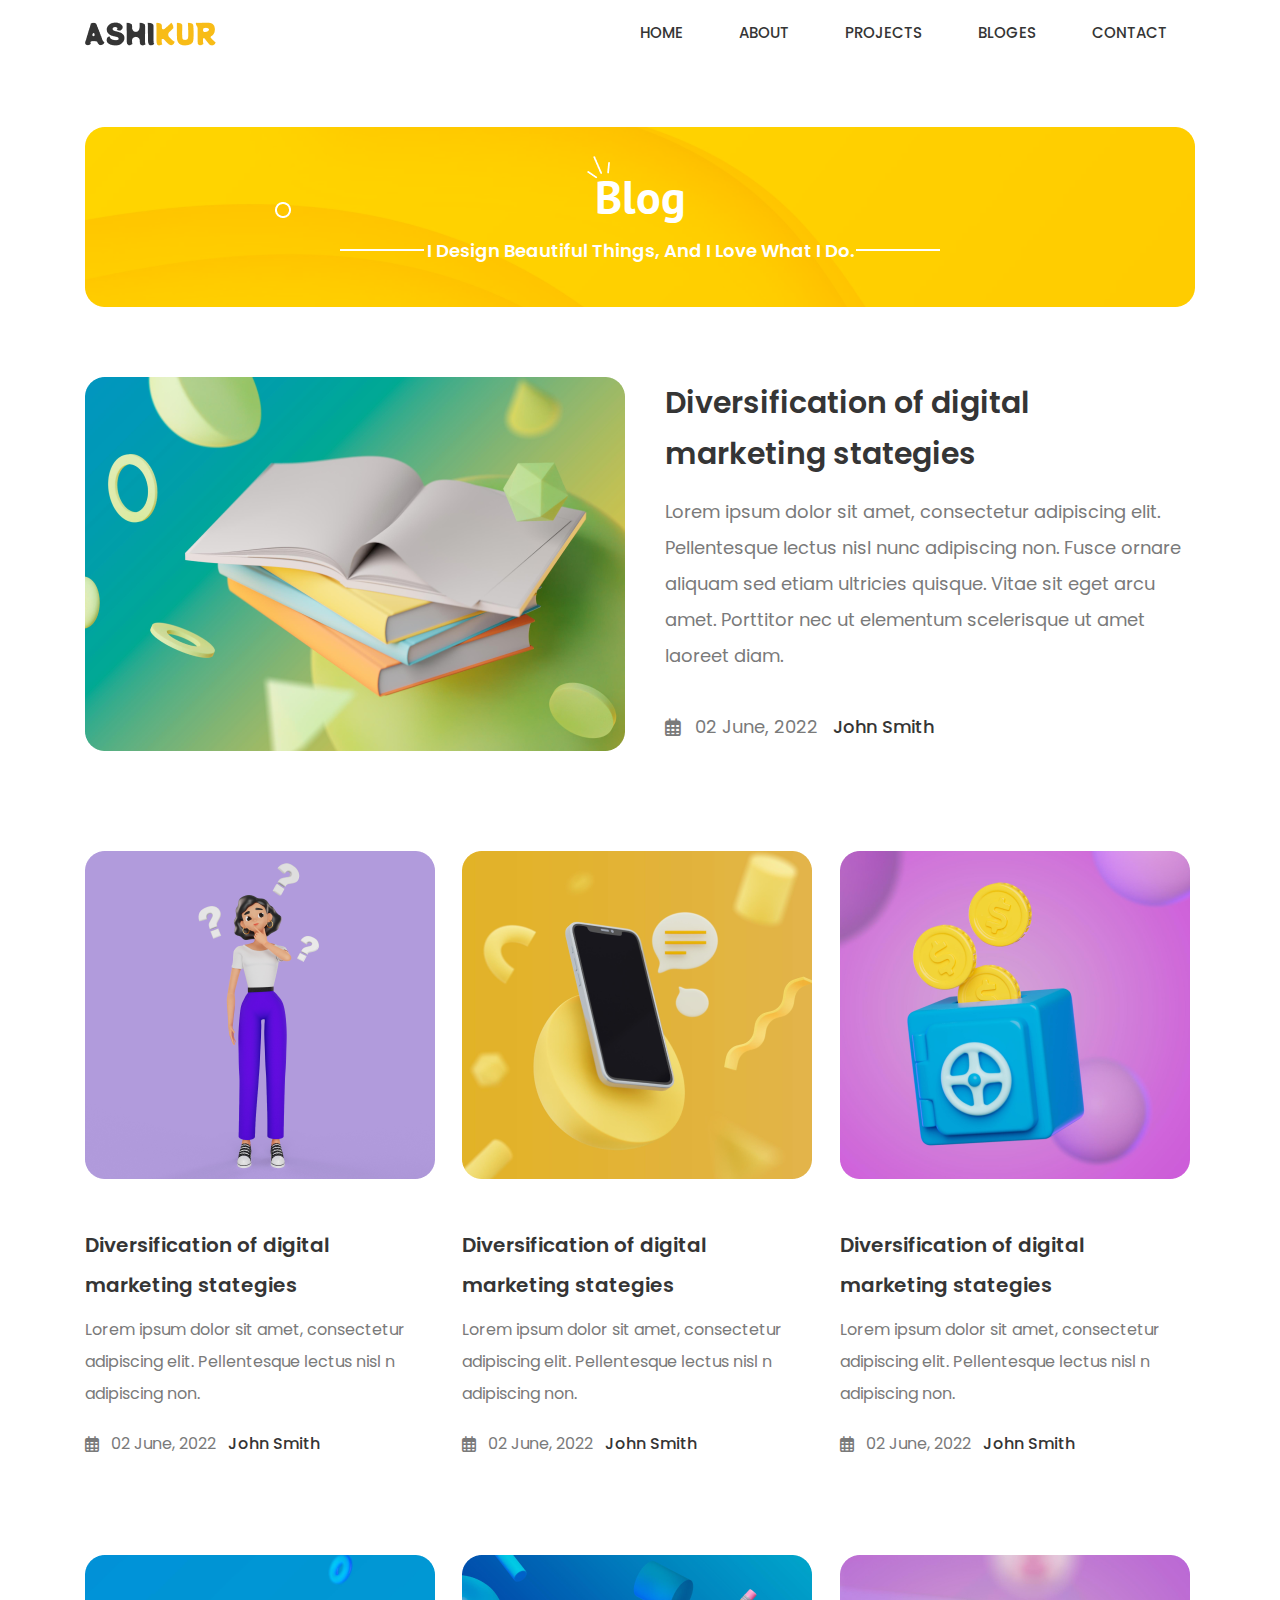
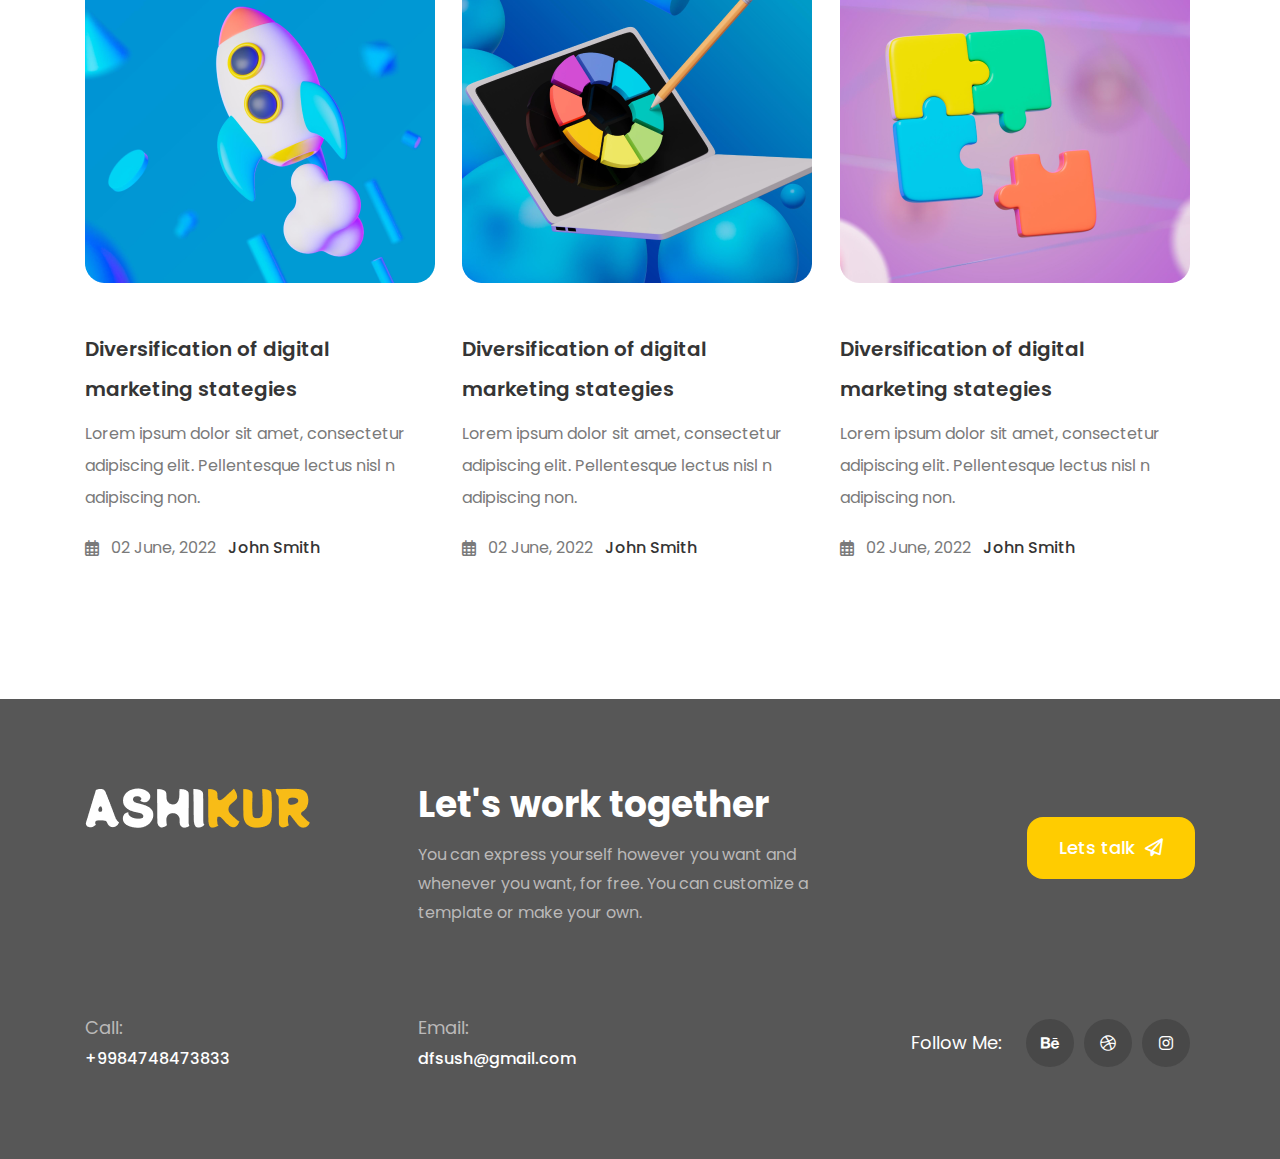
<file: blogs.html>
<!DOCTYPE html>
<html lang="en">

<head>
    <meta charset="UTF-8">
    <meta http-equiv="X-UA-Compatible" content="IE=edge">
    <meta name="viewport" content="width=device-width, initial-scale=1.0">

    <link rel="preconnect" href="https://fonts.googleapis.com">
    <link rel="preconnect" href="https://fonts.gstatic.com" crossorigin>
    <link
        href="https://fonts.googleapis.com/css2?family=PT+Sans:wght@700&family=Poppins:wght@400;500;600;700&display=swap"
        rel="stylesheet">

    <link rel="stylesheet" href="./css/all.min.css">
    <link rel="stylesheet" href="./css/blogs.css">

    <title>Asikur - ABOUT</title>
</head>

<body>
    <header>
        <!-- NavBar Start -->
        <nav id="NavBar">
            <div class="container">
                <div class="row justify-between align-center">
                    <a href="index.html"><img src="./img/home/logo1.png" alt="logo"></a>
                    <ul class="row">
                        <li><a href="index.html">HOME</a></li>
                        <li><a href="about.html">ABOUT</a></li>
                        <li><a href="projects.html">PROJECTS</a></li>
                        <li><a href="blogs.html">BLOGES</a></li>
                        <li><a href="contact.html">CONTACT</a></li>
                    </ul>
                </div>
            </div>
        </nav>
        <!-- NavBar End -->

        <!-- Banner Start -->
        <section id="Banner">
            <div class="container">
                <h1>Blog</h1>
                <h3>I Design Beautiful Things, And I Love What I Do.</h3>
            </div>
        </section>
        <!-- Banner End -->
    </header>

    <!-- Digital-Marketing Start -->
    <section id="Digital-Marketing">
        <div class="container">
            <div class="row">
                <div class="w-50">
                    <img src="./img/blogs/banner-img2.png" alt="banar-img2">
                </div>
                <div class="marketing-details w-50">
                    <h3>Diversification of digital marketing stategies</h3>
                    <p>Lorem ipsum dolor sit amet, consectetur adipiscing elit. Pellentesque lectus nisl nunc adipiscing
                        non. Fusce ornare
                        aliquam sed etiam ultricies quisque. Vitae sit eget arcu amet. Porttitor nec ut elementum
                        scelerisque ut amet laoreet
                        diam.</p>
                    <div class="row align-center">
                        <i class="fa-regular fa-calendar-days">&nbsp;&nbsp;&nbsp;</i>
                        <p>02 June, 2022</p>
                        <a href="#">&nbsp;&nbsp;&nbsp;John Smith</a>
                    </div>
                </div>
            </div>
        </div>
    </section>
    <!-- Digital-Marketing End -->

    <!-- Marketing-Stategies Start -->
    <section id="Marketing-Stategies">
        <div class="container">
            <div class="row justify-between">
                <div class="w-32">
                    <div class="stategies-details">
                        <a href="#">
                            <img src="./img/blogs/blog1.png" alt="blog-img">
                            <div class="overlay">
                                <i class="fa-sharp fa-solid fa-arrow-right-long"></i>
                            </div>
                        </a>
                    </div>
                    <h4>Diversification of digital marketing stategies</h4>
                    <p>Lorem ipsum dolor sit amet, consectetur adipiscing elit. Pellentesque lectus nisl n adipiscing
                        non.</p>
                    <div class="row align-center">
                        <i class="fa-regular fa-calendar-days">&nbsp;&nbsp;&nbsp;</i>
                        <p>02 June, 2022</p>
                        <a href="#">&nbsp;&nbsp;&nbsp;John Smith</a>
                    </div>
                </div>

                <div class="w-32">
                    <div class="stategies-details">
                        <a href="#">
                            <img src="./img/blogs/blog2.png" alt="blog-img">
                            <div class="overlay">
                                <i class="fa-sharp fa-solid fa-arrow-right-long"></i>
                            </div>
                        </a>
                    </div>
                    <h4>Diversification of digital marketing stategies</h4>
                    <p>Lorem ipsum dolor sit amet, consectetur adipiscing elit. Pellentesque lectus nisl n adipiscing
                        non.</p>
                    <div class="row align-center">
                        <i class="fa-regular fa-calendar-days">&nbsp;&nbsp;&nbsp;</i>
                        <p>02 June, 2022</p>
                        <a href="#">&nbsp;&nbsp;&nbsp;John Smith</a>
                    </div>
                </div>

                <div class="w-32">
                    <div class="stategies-details">
                        <a href="#">
                            <img src="./img/blogs/blog3.png" alt="blog-img">
                            <div class="overlay">
                                <i class="fa-sharp fa-solid fa-arrow-right-long"></i>
                            </div>
                        </a>
                    </div>
                    <h4>Diversification of digital marketing stategies</h4>
                    <p>Lorem ipsum dolor sit amet, consectetur adipiscing elit. Pellentesque lectus nisl n adipiscing
                        non.</p>
                    <div class="row align-center">
                        <i class="fa-regular fa-calendar-days">&nbsp;&nbsp;&nbsp;</i>
                        <p>02 June, 2022</p>
                        <a href="#">&nbsp;&nbsp;&nbsp;John Smith</a>
                    </div>
                </div>

                <div class="w-32">
                    <div class="stategies-details">
                        <a href="#">
                            <img src="./img/blogs/blog4.png" alt="blog-img">
                            <div class="overlay">
                                <i class="fa-sharp fa-solid fa-arrow-right-long"></i>
                            </div>
                        </a>
                    </div>
                    <h4>Diversification of digital marketing stategies</h4>
                    <p>Lorem ipsum dolor sit amet, consectetur adipiscing elit. Pellentesque lectus nisl n adipiscing
                        non.</p>
                    <div class="row align-center">
                        <i class="fa-regular fa-calendar-days">&nbsp;&nbsp;&nbsp;</i>
                        <p>02 June, 2022</p>
                        <a href="#">&nbsp;&nbsp;&nbsp;John Smith</a>
                    </div>
                </div>

                <div class="w-32">
                    <div class="stategies-details">
                        <a href="#">
                            <img src="./img/blogs/blog5.png" alt="blog-img">
                            <div class="overlay">
                                <i class="fa-sharp fa-solid fa-arrow-right-long"></i>
                            </div>
                        </a>
                    </div>
                    <h4>Diversification of digital marketing stategies</h4>
                    <p>Lorem ipsum dolor sit amet, consectetur adipiscing elit. Pellentesque lectus nisl n adipiscing
                        non.</p>
                    <div class="row align-center">
                        <i class="fa-regular fa-calendar-days">&nbsp;&nbsp;&nbsp;</i>
                        <p>02 June, 2022</p>
                        <a href="#">&nbsp;&nbsp;&nbsp;John Smith</a>
                    </div>
                </div>

                <div class="w-32">
                    <div class="stategies-details">
                        <a href="#">
                            <img src="./img/blogs/blog6.png" alt="blog-img">
                            <div class="overlay">
                                <i class="fa-sharp fa-solid fa-arrow-right-long"></i>
                            </div>
                        </a>
                    </div>
                    <h4>Diversification of digital marketing stategies</h4>
                    <p>Lorem ipsum dolor sit amet, consectetur adipiscing elit. Pellentesque lectus nisl n adipiscing
                        non.</p>
                    <div class="row align-center">
                        <i class="fa-regular fa-calendar-days">&nbsp;&nbsp;&nbsp;</i>
                        <p>02 June, 2022</p>
                        <a href="#">&nbsp;&nbsp;&nbsp;John Smith</a>
                    </div>
                </div>

            </div>
        </div>
    </section>
    <!-- Marketing-Stategies End -->

    <!-- Footer Statr -->
    <footer>
        <div class="container">
            <div class="row footer-top">
                <div class="footer-part1">
                    <a href="index.html"><img src="./img/home/logo2.png" alt="logo"></a>
                </div>
                <div class="footer-part2">
                    <h3>Let's work together</h3>
                    <p>You can express yourself however you want and whenever you want, for free. You can customize a
                        template or make your
                        own.</p>
                </div>
                <div class="footer-part3">
                    <a href="#">Lets talk &nbsp;<i class="fa-regular fa-paper-plane"></i></a>
                </div>
            </div>
            <div class="row footer-bottom">
                <div class="footer-part1">
                    <p>Call:</p>
                    <a href="tel:+9984748473833">+9984748473833</a>
                </div>
                <div class="footer-part2">
                    <p>Email:</p>
                    <a href="mailto:dfsush@gmail.com">dfsush@gmail.com</a>
                </div>
                <div class="footer-part3 row">
                    <p>Follow Me:</p>
                    <a href="#"><i class="fa-brands fa-behance"></i></a>
                    <a href="#"><i class="fa-brands fa-dribbble"></i></a>
                    <a href="#"><i class="fa-brands fa-instagram"></i></a>
                </div>
            </div>
        </div>
    </footer>
    <!-- Footer End -->
</body>

</html>
</file>
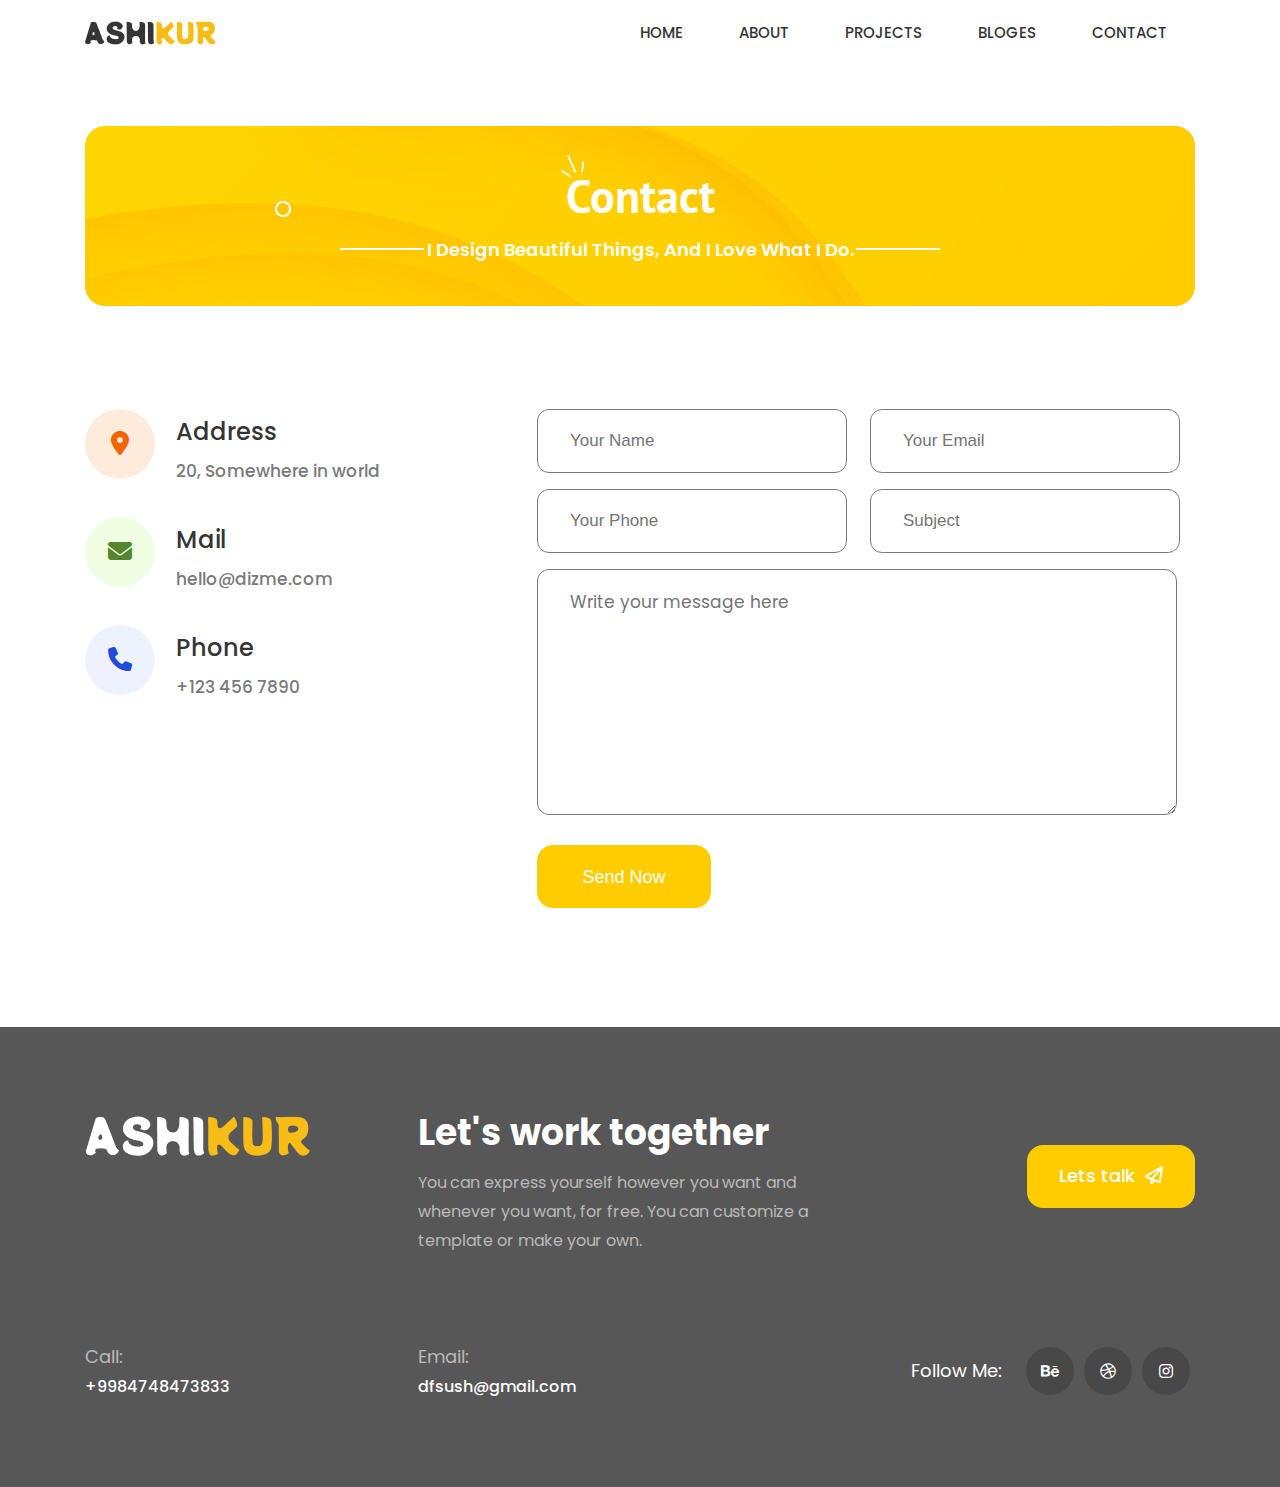
<file: contact.html>
<!DOCTYPE html>
<html lang="en">

<head>
    <meta charset="UTF-8">
    <meta http-equiv="X-UA-Compatible" content="IE=edge">
    <meta name="viewport" content="width=device-width, initial-scale=1.0">

    <link rel="preconnect" href="https://fonts.googleapis.com">
    <link rel="preconnect" href="https://fonts.gstatic.com" crossorigin>
    <link
        href="https://fonts.googleapis.com/css2?family=PT+Sans:wght@700&family=Poppins:wght@400;500;600;700&display=swap"
        rel="stylesheet">

    <link rel="stylesheet" href="./css/all.min.css">
    <link rel="stylesheet" href="./css/contact.css">

    <title>Asikur - ABOUT</title>
</head>

<body>

    <header>

        <!-- NavBar Start -->
        <nav id="NavBar">
            <div class="container">
                <div class="row justify-between align-center">
                    <a href="index.html"><img src="./img/home/logo1.png" alt="logo"></a>
                    <ul class="row">
                        <li><a href="index.html">HOME</a></li>
                        <li><a href="about.html">ABOUT</a></li>
                        <li><a href="projects.html">PROJECTS</a></li>
                        <li><a href="blogs.html">BLOGES</a></li>
                        <li><a href="contact.html">CONTACT</a></li>
                    </ul>
                </div>
            </div>
        </nav>
        <!-- NavBar End -->

        <!-- Banner Start -->
        <section id="Banner">
            <div class="container">
                <h1>Contact</h1>
                <h3>I Design Beautiful Things, And I Love What I Do.</h3>
            </div>
        </section>
        <!-- Banner End -->

    </header>

    <section id="Contact">
        <div class="container">
            <div class="row">
                <div class="contact-detals w-40">
                    <div class="row">
                        <div class="icon one">
                            <a href="#"><i class="fa-solid fa-location-dot fa-xl"></i></a>
                        </div>
                        <div>
                            <h4>Address</h4>
                            <a href="#">20, Somewhere in world</a>
                        </div>
                    </div>

                    <div class="row">
                        <div class="icon two">
                            <a href="#"><i class="fa-solid fa-envelope fa-xl"></i></a>
                        </div>
                        <div>
                            <h4>Mail</h4>
                            <a href="mailto:hello@dizme.com">hello@dizme.com</a>
                        </div>
                    </div>

                    <div class="row">
                        <div class="icon three">
                            <a href="#"><i class="fa-solid fa-phone fa-xl"></i></a>
                        </div>
                        <div>
                            <h4>Phone</h4>
                            <a href="tel:+1234567890">+123 456 7890</a>
                        </div>
                    </div>

                </div>
                <form class="form w-60">
                    <div class="row">
                        <div>
                            <input type="text" placeholder="Your Name" required>
                        </div>
                        <div>
                            <input type="text" placeholder="Your Email" required>
                        </div>
                    </div>

                    <div class="row">
                        <div>
                            <input type="text" placeholder="Your Phone" required>
                        </div>
                        <div>
                            <input type="text" placeholder="Subject" required>
                        </div>
                    </div>
                    <div>
                        <textarea name="message" id="message" cols="50" rows="10" placeholder="Write your message here"
                            required></textarea>
                    </div>
                    <button type="submit">Send Now</button>

                </form>
            </div>
        </div>
    </section>

    <!-- Footer Statr -->
    <footer>
        <div class="container">
            <div class="row footer-top">
                <div class="footer-part1">
                    <a href="index.html"><img src="./img/home/logo2.png" alt="logo"></a>
                </div>
                <div class="footer-part2">
                    <h3>Let's work together</h3>
                    <p>You can express yourself however you want and whenever you want, for free. You can customize a
                        template or make your
                        own.</p>
                </div>
                <div class="footer-part3">
                    <a href="#">Lets talk &nbsp;<i class="fa-regular fa-paper-plane"></i></a>
                </div>
            </div>
            <div class="row footer-bottom">
                <div class="footer-part1">
                    <p>Call:</p>
                    <a href="tel:+9984748473833">+9984748473833</a>
                </div>
                <div class="footer-part2">
                    <p>Email:</p>
                    <a href="mailto:dfsush@gmail.com">dfsush@gmail.com</a>
                </div>
                <div class="footer-part3 row">
                    <p>Follow Me:</p>
                    <a href="#"><i class="fa-brands fa-behance"></i></a>
                    <a href="#"><i class="fa-brands fa-dribbble"></i></a>
                    <a href="#"><i class="fa-brands fa-instagram"></i></a>
                </div>
            </div>
        </div>
    </footer>
    <!-- Footer End -->

</body>

</html>
</file>
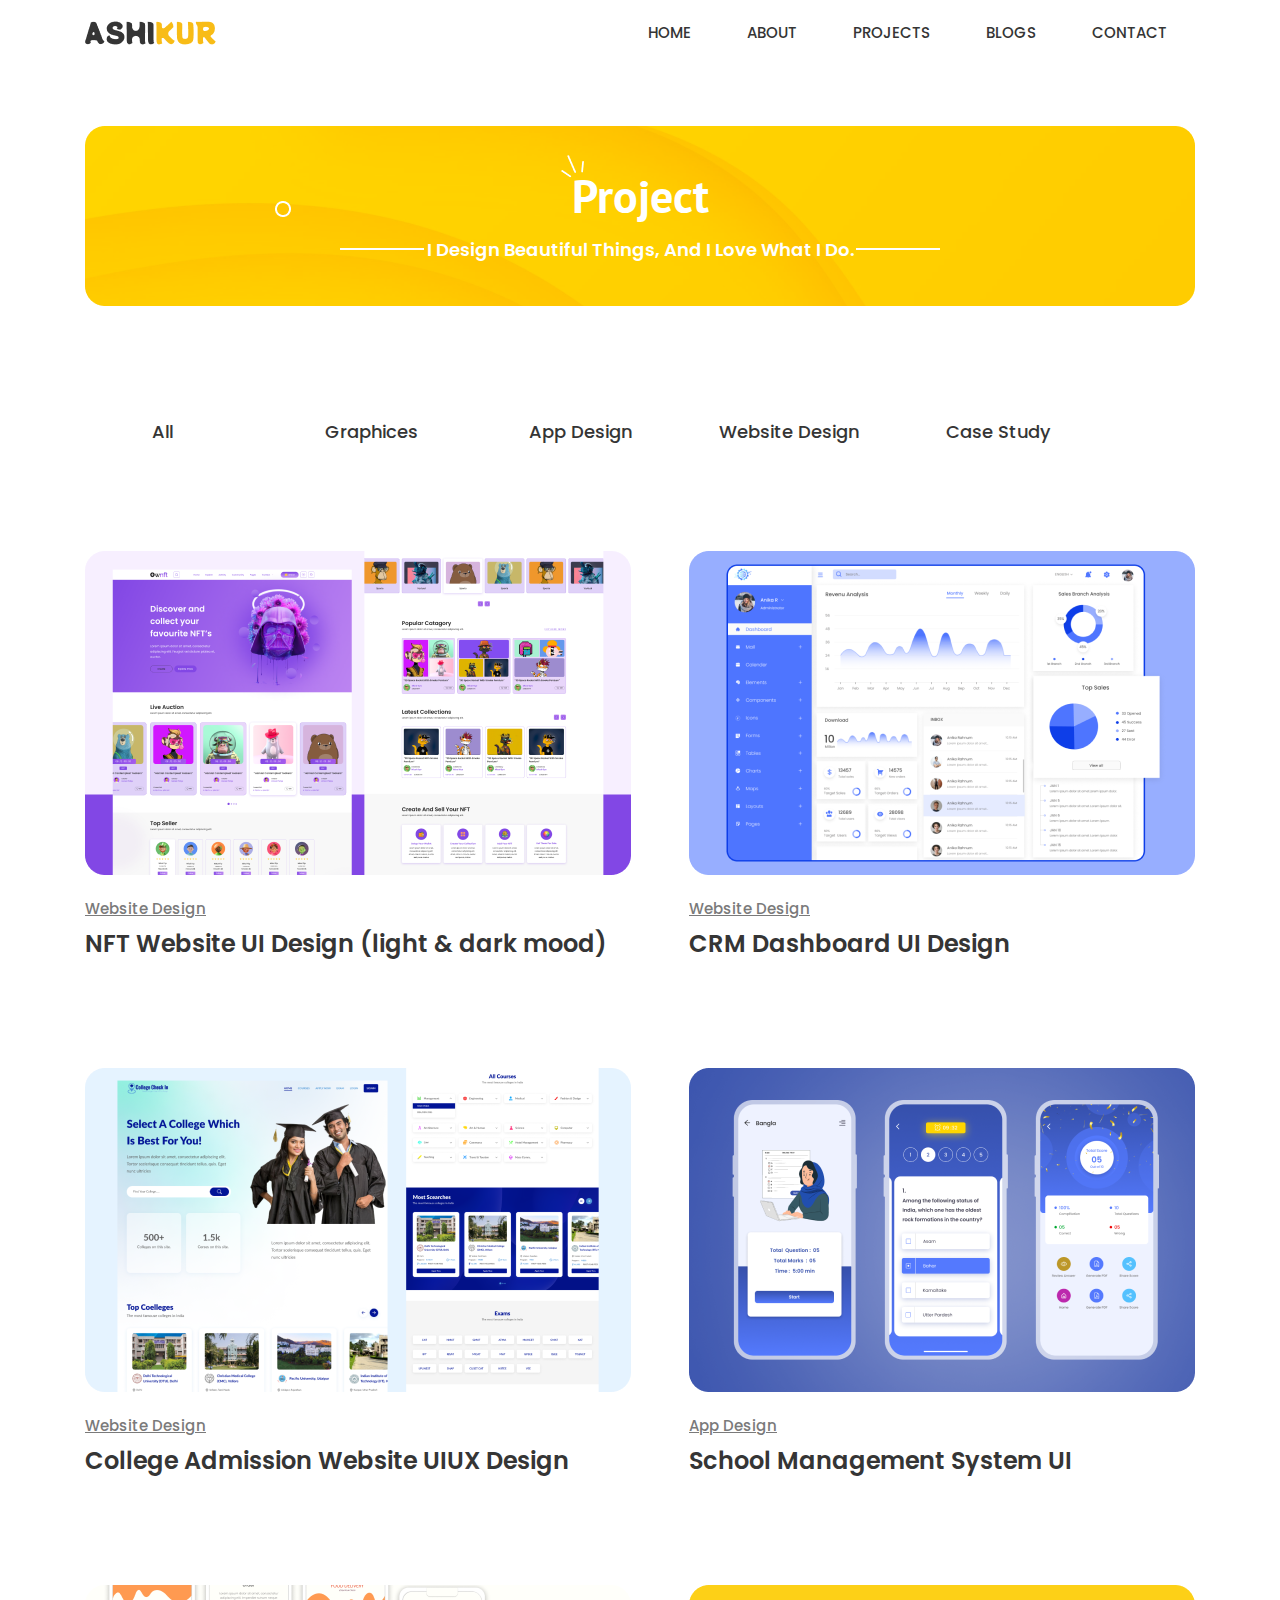
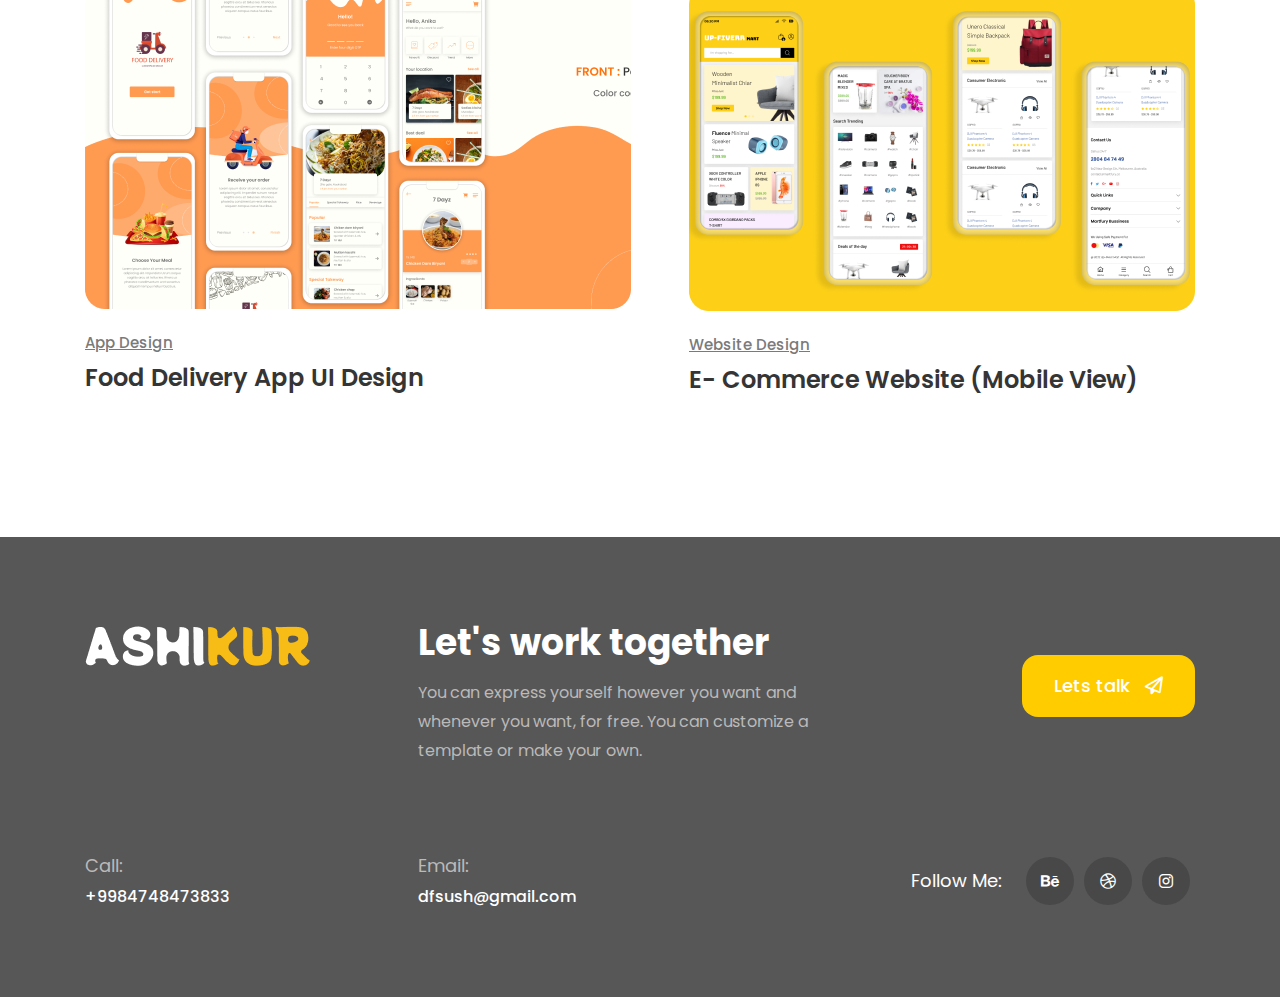
<file: projects.html>
<!DOCTYPE html>
<html lang="en">

<head>
    <meta charset="UTF-8">
    <meta http-equiv="X-UA-Compatible" content="IE=edge">
    <meta name="viewport" content="width=device-width, initial-scale=1.0">

    <link rel="preconnect" href="https://fonts.googleapis.com">
    <link rel="preconnect" href="https://fonts.gstatic.com" crossorigin>
    <link
        href="https://fonts.googleapis.com/css2?family=PT+Sans:wght@700&family=Poppins:wght@400;500;600;700&display=swap"
        rel="stylesheet">

    <link rel="stylesheet" href="./css/all.min.css">
    <link rel="stylesheet" href="./css/projects.css">

    <title>Asikur - ABOUT</title>
</head>

<body>
    <header>
        <!-- NavBar Start -->
        <nav id="NavBar">
            <div class="container">
                <div class="row justify-between align-center">
                    <a href="index.html"><img src="./img/home/logo1.png" alt="logo"></a>
                    <ul class="row">
                        <li><a href="index.html">HOME</a></li>
                        <li><a href="about.html">ABOUT</a></li>
                        <li><a href="projects.html">PROJECTS</a></li>
                        <li><a href="blogs.html">BLOGS</a></li>
                        <li><a href="contact.html">CONTACT</a></li>
                    </ul>
                </div>
            </div>
        </nav>
        <!-- NavBar End -->

        <!-- Banner Start -->
        <section id="Banner">
            <div class="container">
                <h1>Project</h1>
                <h3>I Design Beautiful Things, And I Love What I Do.</h3>
            </div>
        </section>
        <!-- Banner End -->
        <!-- Projects-Nav Start -->
        <nav id="projects-nav">
            <div class="container">
                <div class="row justify-between">
                    <a class="button" href="#">All</a>
                    <a class="button" href="#">Graphices</a>
                    <a class="button" href="#">App Design</a>
                    <a class="button" href="#">Website Design</a>
                    <a class="button" href="#">Case Study</a>
                </div>
            </div>

        </nav>
        <!-- Projects-Nav End -->
    </header>

    <!-- Projects Start -->
    <section id="Projects">
        <div class="container">
            <div class="row justify-between">
                <div>
                    <a href="#"><img src="./img/projects/project1.png" alt="project-img"></a>
                    <a href="#">Website Design</a>
                    <h3>NFT Website UI Design (light & dark mood)</h3>
                </div>
                <div>
                    <a href="#"><img src="./img/projects/project2.png" alt="project-img"></a>
                    <a href="#">Website Design</a>
                    <h3>CRM Dashboard UI Design</h3>
                </div>
                <div>
                    <a href="#"><img src="./img/projects/project3.png" alt="project-img"></a>
                    <a href="#">Website Design</a>
                    <h3>College Admission Website UIUX Design</h3>
                </div>
                <div>
                    <a href="#"><img src="./img/projects/project4.png" alt="project-img"></a>
                    <a href="#">App Design</a>
                    <h3>School Management System UI</h3>
                </div>
                <div>
                    <a href="#"><img src="./img/projects/project5.png" alt="project-img"></a>
                    <a href="#">App Design</a>
                    <h3>Food Delivery App UI Design</h3>
                </div>
                <div>
                    <a href="#"><img src="./img/projects/project6.png" alt="project-img"></a>
                    <a href="#">Website Design</a>
                    <h3>E- Commerce Website (Mobile View)</h3>
                </div>
            </div>
        </div>
    </section>
    <!-- Projects End -->

    <!-- Footer Statr -->
    <footer>
        <div class="container">
            <div class="row footer-top">
                <div class="footer-part1">
                    <a href="index.html"><img src="./img/home/logo2.png" alt="logo"></a>
                </div>
                <div class="footer-part2">
                    <h3>Let's work together</h3>
                    <p>You can express yourself however you want and whenever you want, for free. You can customize a
                        template or make your
                        own.</p>
                </div>
                <div class="footer-part3">
                    <a href="#">Lets talk &nbsp;&nbsp;<i class="fa-regular fa-paper-plane"></i></a>
                </div>
            </div>
            <div class="row footer-bottom">
                <div class="footer-part1">
                    <p>Call:</p>
                    <a href="tel:+9984748473833">+9984748473833</a>
                </div>
                <div class="footer-part2">
                    <p>Email:</p>
                    <a href="mailto:dfsush@gmail.com">dfsush@gmail.com</a>
                </div>
                <div class="footer-part3 row">
                    <p>Follow Me:</p>
                    <a href="#"><i class="fa-brands fa-behance"></i></a>
                    <a href="#"><i class="fa-brands fa-dribbble"></i></a>
                    <a href="#"><i class="fa-brands fa-instagram"></i></a>
                </div>
            </div>
        </div>
    </footer>
    <!-- Footer End -->
</body>

</html>
</file>
<file: css/style.css>
/* Common CSS Start */
:root {
  --font-color1: #353535;
  --font-color2: #7a7a7a;
  --font-color3: #bbb9b9;
  --font-color4: white;
  --ancor-button-hover-color: #ffcc00;
  --prymary-font: "Poppins", sans-serif;
  --heading-font: "PT Sans", sans-serif;
}

* {
  margin: 0;
  padding: 0;
  outline: 0;
  box-sizing: border-box;
  scroll-behavior: smooth;
}

body {
  font-family: var(--prymary-font);
  color: var(--font-color1);
}

h1,
h2 {
  font-family: var(--heading-font);
  font-weight: 700;
}

h2 {
  font-size: 50px;
}

h3 {
  font-weight: 600;
}

h4,
h5,
h6,
a,
button,
span,
small {
  font-weight: 500;
}

ul {
  list-style: none;
}

a,
button {
  text-decoration: none;
  display: inline-block;
  text-align: center;
}

img {
  display: block;
}

.container {
  max-width: 1110px;
  margin: auto;
}

.row {
  display: flex;
  flex-wrap: wrap;
}

.justify-between {
  justify-content: space-between;
}

.justify-center {
  justify-content: center;
}

.align-center {
  align-items: center;
}

.text-align {
  text-align: center;
}

.w-30 {
  width: 30%;
}

.w-32 {
  width: 32%;
}

.w-40 {
  width: 40%;
}

.w-50 {
  width: 50%;
}

.w-60 {
  width: 60%;
}

.w-70 {
  width: 70%;
}

.w-100 {
  width: 100%;
}

/* Common CSS End */

/* NavBar Start */
#NavBar {
  margin-bottom: 60px;
}

#NavBar ul li a {
  color: var(--font-color1);
  font-size: 15px;
  line-height: 2;
  padding: 18px 28px;
  position: relative;
}

#NavBar ul li a::before {
  content: "";
  position: absolute;
  right: 0;
  bottom: 0;
  width: 0%;
  height: 1px;
  background-color: var(--font-color1);
  transition: 0.5s;
}

#NavBar ul li a:hover::before {
  width: 100%;
  left: 0;
}

/* NavBar End */

/* Banner Start */
#Banner a {
  color: var(--font-color1);
}

#Banner h1 {
  font-size: 64px;
  margin-bottom: 25px;
}

#Banner .one {
  margin-bottom: 15px;
}

#Banner .name {
  font-size: 24px;
  margin-right: 35px;
}

#Banner .w-50 .experience {
  font-size: 20px;
  line-height: 1.9;
  margin-bottom: 75px;
}

#Banner .button {
  border: 1px solid var(--font-color1);
  border-radius: 20px;
  font-size: 20px;
  line-height: 69px;
  width: 209px;
  height: 69px;
  transition: 0.5s;
  margin: 0px 30px 65px 0px;
}

#Banner .row.align-center p {
  font-size: 22px;
  line-height: 1.8;
  font-weight: 500;
  margin-right: 32px;
}

#Banner .row.align-center a {
  margin-right: 16px;
}

#Banner .button:hover {
  color: white;
  background-color: var(--ancor-button-hover-color);
  border: 1px solid transparent;
}

#Banner .w-50 .row a {
  height: 40px;
  width: 40px;
  line-height: 40px;
  font-size: 20px;
  border: 1px solid var(--font-color1);
  border-radius: 50%;
  transition: 0.5s;
}

#Banner .w-50 .row a:hover {
  color: white;
  background-color: var(--font-color1);
}

#Banner .banner-img {
  margin-left: 170px;
}

#Banner .banner-div2 {
  position: relative;
}

#Banner .div1,
.div2,
.div3 {
  background-color: white;
  position: absolute;
  font-size: 12px;
  border-radius: 10px;
  align-items: center;
  box-shadow: 0px 0px 10px 0px rgba(0, 0, 0, 0.1);
}

#Banner .div1 {
  top: 15px;
  right: -100px;
  padding: 10px 20px;
}

#Banner .div2 {
  top: 110px;
  left: 100px;
  padding: 10px 20px;
}

#Banner .div2 .gradient {
  width: 16px;
  height: 16px;
  margin-right: 10px;
  border-radius: 50%;
  background: linear-gradient(180deg, #ff8d3a 0%, #f16500 100%);
}

#Banner .div3 {
  bottom: 30px;
  left: 75px;
  padding: 22px 34px;
  font-weight: 700;
}

#Banner .div3 img {
  display: block;
  margin: auto;
  margin-bottom: 10px;
}

#Banner .div3 .p {
  font-size: 8px;
  font-weight: 400;
}

#Banner .mouse {
  width: 40px;
  display: block;
  margin: 0px auto 100px;
  transition: 0.5s;
  scroll-behavior: smooth;
}

#Banner .mouse:hover {
  transform: scale(0.9);
}

/* Banner End */

/* About Me Start */
#about-me {
  background: linear-gradient(130deg, #ffcd00 0%, #faffcb 100%);
}

#about-me .about-part1 img {
  display: block;
  margin: 25px 0px 0px -30px;
}

#about-me .about-part2 h2 {
  margin: 82px 0px 25px;
}

#about-me .about-part2 p {
  font-size: 20px;
  line-height: 1.9;
  margin-bottom: 45px;
}

#about-me .about-part2 a {
  border: 1px solid var(--font-color1);
  border-radius: 20px;
  font-size: 18px;
  padding: 17px 44px;
  color: var(--font-color1);
  margin-bottom: 85px;
  transition: 0.5s;
}

#about-me .about-part2 a:hover {
  background-color: var(--font-color1);
  color: white;
}

/* About Me  End*/

/* Methods Start */
#methods .row {
  justify-content: space-between;
  margin: 150px 0px 165px;
}

#methods .row .w-32 {
  text-align: center;
  padding: 40px 45px 50px;
  border-radius: 20px;
  background: #fff;
  transition: 0.5s;
  box-shadow: 0px 5px 30px 0px rgba(0, 0, 0, 0.08);
}

#methods .row .w-32:hover {
  box-shadow: 0px 0px 30px 0px rgba(0, 0, 0, 0.1);
  transform: scale(1.03);
}

#methods .row .w-32 img {
  display: block;
  margin: auto;
}

#methods .row .w-32 h4 {
  font-size: 22px;
  line-height: 1.8;
  margin: 18px 0px 15px 0px;
}

#methods .row .w-32 p {
  font-size: 16px;
  line-height: 1.9;
}

/* Methods End */

/* Branding Start */
#branding .container {
  border-radius: 30px;
  background: linear-gradient(130deg, #fc0 0%, #fff5cb 100%);
  margin-bottom: 145px;
}

#branding .content {
  padding: 0px 70px;
}

#branding .img img {
  margin-top: 20px;
  margin-bottom: -1px;
  margin: 17px 0px -1px 15px;
}

#branding .w-50 h3 {
  font-size: 44px;
  margin: 80px 0px 20px;
}

#branding .w-50 p {
  font-size: 18px;
  line-height: 1.9;
  margin-bottom: 35px;
}

#branding .w-50 a {
  font-size: 17px;
  line-height: 1.8;
  padding: 18px 38px;
  border-radius: 20px;
  border: 1px solid var(--font-color1);
  color: var(--font-color1);
  transition: 0.5s;
}

#branding .w-50 a:hover {
  background-color: var(--font-color1);
  color: white;
}
/* Branding End */

/* Help Start */
#help {
  margin-bottom: 200px;
}

#help .part-1 h4 {
  font-size: 18px;
  line-height: 1.8;
  font-weight: 600;
}

#help .part-1 small {
  font-size: 12px;
  line-height: 1.8;
}

#help .part-1 .row {
  width: 380px;
  height: 93px;
  border-radius: 20px;
  box-shadow: 0px 5px 30px rgba(0, 0, 0, 0.07);
  margin-bottom: 24px;
  align-items: center;
}

#help .part-1 .icon-div {
  height: 58px;
  width: 58px;
  border-radius: 50px;
  display: flex;
  align-items: center;
  justify-content: center;
  color: white;
  font-size: 25px;
  margin: 0px 18px 0px 29px;
}

#help .part-1 .icon-div.one {
  background-color: #55852f;
}

#help .part-1 .icon-div.two {
  background-color: #fedc2a;
}

#help .part-1 .icon-div.three {
  background-color: #ff8d3a;
}

#help .part-2 {
  text-align: right;
}

#help .part-2 .row {
  justify-content: right;
  text-align: left;
}

#help .part-2 .row div {
  margin-left: 67px;
}

#help .part-2 h2 {
  margin-bottom: 26px;
}

#help .part-2 h3 {
  font-size: 40px;
  font-family: var(--heading-font);
  margin-bottom: 9px;
}

#help .part-2 p {
  font-size: 20px;
  line-height: 1.9;
  margin-bottom: 32px;
}

#help .part-2 span {
  font-size: 14px;
  line-height: 1.8;
}
/* Help End */

/* Experience Start */
#experience {
  margin-bottom: 250px;
}

#experience h2 {
  text-align: center;
  margin-bottom: 80px;
}

#experience .row {
  position: relative;
}

#experience .row h4 {
  font-size: 24px;
  line-height: 1.8;
  font-weight: 600;
  margin-bottom: 16px;
}

#experience .row p {
  font-size: 18px;
  color: #7a7a7a;
}

#experience .row .w-40 p {
  line-height: 1.8;
  font-weight: 500;
}

#experience .row::after {
  content: "";
  position: absolute;
  top: 0;
  left: 35.5%;
  height: 100%;
  border: 1px dashed #7a7a7a;
  z-index: 9999;
}

#experience .row .w-60 {
  padding-left: 25px;
}

#experience .row .w-60 p {
  line-height: 2;
}

#experience .row .w-60.one,
#experience .row .w-60.two {
  margin-bottom: 50px;
}

#experience .row .w-60::after {
  content: "";
  position: absolute;
  top: -22px;
  left: 33.5%;
  width: 42px;
  height: 42px;
  border-radius: 50%;
  background-color: white;
  border: 2px dashed #7a7a7a;
  z-index: 10000;
}
#experience .row .w-60::before {
  content: "";
  position: absolute;
  top: -9px;
  left: 34.7%;
  width: 20px;
  height: 20px;
  border-radius: 50%;
  z-index: 10001;
}

#experience .row .w-60.one::before {
  background-color: #52ab70;
}

#experience .row .w-60.two::before {
  background-color: #f17676;
}

#experience .row .w-60.three::before {
  background-color: #ffd233;
}
/* Experience End */

/* Expert Start */
#expert h2 {
  margin-bottom: 50px;
}

#expert p {
  font-size: 20px;
  line-height: 2;
  color: var(--font-color2);
  margin-bottom: 14px;
}

#expert a {
  color: white;
  background-color: var(--ancor-button-hover-color);
  font-size: 16px;
  line-height: 1.8;
  padding: 10px 20px;
  border-radius: 12px;
  margin: 25px 0px 145px;
}

#expert .buttons {
  display: flex;
  justify-content: space-between;
  margin-bottom: 50px;
}

#expert button {
  width: 178px;
  height: 63px;
  font-size: 18px;
  line-height: 1.8;
  border: 1px solid var(--font-color1);
  color: var(--font-color1);
  background-color: transparent;
  border-radius: 20px;
}

#expert .w-60 {
  padding-left: 50px;
}

#expert .education {
  border: 1px solid transparent;
}

#expert .education:hover {
  border: 1px solid var(--font-color1);
}

#expert .skills {
  width: 85%;
  margin-left: auto;
}

#expert .skill-item-info {
  align-self: center;
  font-size: 18px;
  margin-bottom: 45px;
}

#expert .skill-percent {
  margin-top: 15px;
  width: 100%;
  height: 6px;
  border-radius: 10px;
  background-color: #dddddd;
}

#expert .percent {
  height: 6px;
  margin-right: auto;
  border-radius: 20px;
  position: relative;
}

#expert .percent span {
  position: absolute;
  right: 0;
  top: -40px;
}
/* Expert End */

/*Service Section Start */
#service {
  padding: 70px 0 100px;
  background-color: #fff7d5;
  text-align: center;
  line-height: 1.8;
}

#service h2 {
  font-size: 50px;
  margin-bottom: 15px;
}
#service .service_title p {
  font-size: 18px;
  color: var(--font-color2);
}
#service .service_item {
  margin-top: 73px;
}
#service .service_box {
  padding: 32px 48px 72px;
  border-radius: 12px;
  background-color: #ffffff;
  box-shadow: 0px 5px 10px rgba(0, 0, 0, 0.05);
  transition: 0.5s;
}
#service .service_box:hover {
  background: linear-gradient(150deg, #fc0 0%, #ffe476 95%);
  transform: scale(1.06);
  transform-origin: bottom;
  cursor: pointer;
}
#service .service_box img {
  margin: auto;
}
#service .service_box h4 {
  font-family: var(--prymary-font);
  font-size: 24px;
  font-weight: 600;
  margin: 20px 0px 25px;
}
#service .service_box p {
  font-size: 15px;
}
/*Service Section End */

/* Feedback Start */
#feedback {
  background-color: #fbfbfb;
  padding: 90px 0px 60px;
}

#feedback h2 {
  line-height: 1.4;
  margin-bottom: 10px;
}

#feedback p {
  color: var(--font-color2);
}

#feedback img {
  padding-right: 45px;
  margin-left: -65px;
}

#feedback h4 {
  font-size: 24px;
}

#feedback #p-1 {
  font-size: 18px;
  margin-bottom: 63px;
}

#feedback .w-50 {
  line-height: 2;
}

#feedback div.w-50 {
  margin-left: 65px;
  align-self: center;
}

#feedback #p-2 {
  font-size: 20px;
  margin-bottom: 28px;
}

#feedback #p-3 {
  font-size: 16px;
}

#feedback h4,
#feedback #p-3 {
  margin-left: 50px;
}

/* Feedback End */

/* My Blog Start */
#blogs {
  padding: 91px 0px 125px;
}

#blogs h2 {
  text-align: right;
  margin-bottom: 112px;
}

#blogs h4 {
  font-size: 18px;
  font-weight: 600;
  margin-bottom: 58px;
}

#blogs h5 {
  color: var(--font-color1);
  font-size: 14px;
}

#blogs a {
  color: var(--font-color1);
  font-size: 18px;
  transition: 0.5s;
}

#blogs a:hover {
  color: var(--font-color2);
}

#blogs a i {
  margin-left: 10px;
  transform: rotate(-45deg);
}

#blogs .w-50 {
  margin-bottom: 41px;
}

#blogs .w-50 .img {
  display: block;
  margin-left: 37px;
}

#blogs .w-50 .details {
  margin-left: 34px;
  line-height: 1.9;
}

#blogs .w-50 .details .row {
  margin-bottom: 13px;
  align-items: center;
  font-size: 14px;
  color: var(--font-color2);
}

#blogs .w-50 .details .row .time {
  margin: 0px 25px 0px 11px;
}

/* My Blog End */

/* Newsletter Start */
#newsletter {
  margin-bottom: 150px;
}

#newsletter .row {
  border-radius: 30px;
  background: linear-gradient(130deg, #fc0 0%, #fff5cb 100%);
  padding: 85px 55px 80px 75px;
}

#newsletter h3 {
  font-size: 36px;
  line-height: 1.8;
}

#newsletter p {
  line-height: 1.7;
}

#newsletter .p-1 {
  font-size: 20px;
}

#newsletter .p-2 {
  font-size: 18px;
}

#newsletter .input-div {
  margin-left: 60px;
}

#newsletter input,
#newsletter button {
  border: none;
  line-height: 2;
}

#newsletter input {
  font-size: 18px;
  color: var(--font-color2);
  padding: 23px 37px;
  border-radius: 16px 0px 0px 16px;
  position: relative;
}

#newsletter button {
  position: absolute;
  font-size: 16px;
  font-weight: 600;
  color: white;
  background-color: #ff6565;
  padding: 25px;
  border-radius: 0px 16px 16px 0px;
  transition: 0.5s;
}

#newsletter button:hover {
  background-color: rgb(255, 75, 75);
}
/* Newsletter End */

/* Footer Start */
footer {
  background-color: #575757;
  line-height: 1.8;
}

footer h3 {
  color: var(--font-color4);
  line-height: 2;
  font-size: 36px;
}

footer p {
  color: var(--font-color3);
}

footer a {
  color: var(--font-color4);
}

footer .footer-top {
  padding-top: 70px;
}

footer .footer-bottom {
  padding: 85px 0px;
  align-items: center;
}

footer .footer-top p {
  font-size: 16px;
}

footer .footer-bottom p {
  font-size: 18px;
}

footer .footer-bottom a {
  transition: 0.5s;
}

footer .footer-bottom a:hover {
  color: var(--ancor-button-hover-color);
}

footer .footer-part1 {
  width: 30%;
}

footer .footer-part2 {
  width: 40%;
}

footer .footer-part3 {
  width: 30%;
  display: flex;
  align-items: center;
  justify-content: right;
}

footer .footer-top .footer-part1 a {
  height: 0px;
}

footer .footer-top .footer-part3 a {
  font-size: 18px;
  background-color: var(--ancor-button-hover-color);
  border-radius: 16px;
  padding: 15px 32px;
  transition: 0.5s;
}

footer .footer-top .footer-part3 a:hover {
  box-shadow: inset 0px 0px 10px 0px rgba(0, 0, 0, 0.2);
  transform: scale(1.05);
}

footer .footer-bottom .footer-part3 p {
  color: var(--font-color4);
  margin-right: 19px;
}

footer .footer-bottom .footer-part3 a {
  display: flex;
  align-items: center;
  justify-content: center;
  height: 48px;
  width: 48px;
  background-color: #484848;
  border-radius: 50%;
  margin: 0px 5px;
}

/* Footer End */
</file>
<file: css/about.css>
/* Common CSS Start */
:root {
  --font-color1: #353535;
  --font-color2: #7a7a7a;
  --font-color3: #bbb9b9;
  --font-color4: white;
  --ancor-button-hover-color: #ffcc00;
  --prymary-font: "Poppins", sans-serif;
  --heading-font: "PT Sans", sans-serif;
}

* {
  margin: 0;
  padding: 0;
  outline: 0;
  box-sizing: border-box;
  scroll-behavior: smooth;
}

body {
  font-family: var(--prymary-font);
}

h1,
h2 {
  font-family: var(--heading-font);
  font-weight: 700;
}

h3,
h4 {
  font-weight: 600;
}

h5,
h6 {
  font-weight: 500;
}

ul {
  list-style: none;
}

a,
button {
  font-weight: 500;
  text-decoration: none;
  display: inline-block;
  text-align: center;
}

img {
  display: block;
}

.container {
  max-width: 1110px;
  margin: auto;
}

.row {
  display: flex;
  flex-wrap: wrap;
}

.justify-between {
  justify-content: space-between;
}

.justify-center {
  justify-content: center;
}

.align-center {
  align-items: center;
}

.text-align {
  text-align: center;
}

.w-30 {
  width: 30%;
}

.w-32 {
  width: 32%;
}

.w-40 {
  width: 40%;
}

.w-50 {
  width: 50%;
}

.w-60 {
  width: 60%;
}

.w-70 {
  width: 70%;
}

.w-100 {
  width: 100%;
}

/* Common CSS End */

/* NavBar Start */
#NavBar {
  margin-bottom: 60px;
}

#NavBar ul li a {
  color: var(--font-color1);
  font-size: 15px;
  line-height: 2;
  padding: 18px 28px;
  position: relative;
}

#NavBar ul li a::before {
  content: "";
  position: absolute;
  right: 0;
  bottom: 0;
  width: 0%;
  height: 1px;
  background-color: var(--font-color1);
  transition: 0.5s;
}

#NavBar ul li a:hover::before {
  width: 100%;
  left: 0;
}
/* NavBar End */

/* Banner Start */
#Banner .container {
  background: url(../img/about/banner-img1.png);
  height: 180px;
  color: var(--font-color4);
  text-align: center;
  align-items: center;
}

#Banner .container h1 {
  font-size: 46px;
  padding-top: 45px;
}

#Banner .container h3 {
  font-size: 18px;
  line-height: 1.9;
  padding-top: 7px;
  position: relative;
}

#Banner .container h3::before {
  content: "";
  position: absolute;
  width: 84px;
  height: 2px;
  left: 23%;
  top: 50%;
  transform: translateY(50%);
  background-color: var(--font-color4);
}

#Banner .container h3::after {
  content: "";
  position: absolute;
  width: 84px;
  height: 2px;
  right: 23%;
  top: 50%;
  transform: translateY(50%);
  background-color: var(--font-color4);
}
/* Banner End */

/* About Start */
#About {
  margin-top: 86px;
  color: var(--font-color2);
  font-size: 19px;
  line-height: 1.9;
}

#About span {
  color: var(--font-color1);
  font-weight: 500;
}

#About hr {
  margin: 75px 0px 70px 0px;
}

#About a {
  color: #3479ff;
}

#About .button a {
  color: var(--font-color4);
  font-size: 16px;
  line-height: 1.8;
  border-radius: 12px;
  background-color: var(--ancor-button-hover-color);
  padding: 10px 21px;
  margin-top: 32px;
}

#About .paragraph {
  line-height: 2;
  margin-bottom: 105px;
}

#About .w-60 .row p {
  margin-bottom: 12px;
}

#About .w-60 .row div {
  margin-right: 55px;
}
/* About End */

/* Experience & Education Start */
#Experience {
  margin-bottom: 120px;
  color: var(--font-color2);
  line-height: 2;
  font-size: 18px;
}

#Experience h2 {
  font-size: 40px;
  color: var(--font-color1);
}

#Experience h4 {
  font-size: 20px;
  color: var(--font-color1);
  margin-bottom: 13px;
}

#Experience span {
  font-size: 16px;
  margin-bottom: 10px;
}

#Experience .experiences {
  padding-left: 70px;
  word-spacing: 2px;
  position: relative;
}

#Experience .experiences::before {
  content: "";
  position: absolute;
  height: 100%;
  border: 1px dashed var(--font-color1);
  top: 0;
  left: 18px;
}

#Experience .details::before {
  content: "";
  position: absolute;
  width: 34px;
  height: 34px;
  border: 1px dashed var(--font-color1);
  background-color: white;
  border-radius: 50%;
  top: 0;
  left: 0;
  z-index: 1;
}

#Experience .details.one,
#Experience .details.two {
  padding-bottom: 47px;
}

#Experience .details.one::after {
  content: "";
  position: absolute;
  width: 20px;
  height: 20px;
  background: #52ab70;
  border-radius: 50%;
  top: 8px;
  left: 8px;
  z-index: 2;
}

#Experience .details.two::after {
  content: "";
  position: absolute;
  width: 20px;
  height: 20px;
  background: #f17676;
  border-radius: 50%;
  top: 8px;
  left: 8px;
  z-index: 2;
}

#Experience .details.three::after {
  content: "";
  position: absolute;
  width: 20px;
  height: 20px;
  background: #ffd233;
  border-radius: 50%;
  top: 8px;
  left: 8px;
  z-index: 2;
}

/* Experience & Education End */

/* Skills Start */
#Skills .skill-item-info {
  align-self: center;
  font-size: 18px;
  margin-bottom: 50px;
}

#Skills .skill-item-info:nth-child(4) {
  margin-bottom: 118px;
}

#Skills .skill-percent {
  margin-top: 15px;
  width: 100%;
  height: 5px;
  border-radius: 10px;
  background-color: #dddddd;
}

#Skills .percent {
  height: 5px;
  margin-right: auto;
  border-radius: 20px;
  position: relative;
}

#Skills .percent span {
  position: absolute;
  right: 0;
  top: -40px;
}

/* Skills End */

/* Footer Start */
footer {
  background-color: #575757;
  line-height: 1.8;
}

footer h3 {
  color: var(--font-color4);
  line-height: 2;
  font-size: 36px;
  font-weight: 700;
}

footer p {
  color: var(--font-color3);
}
footer a {
  color: var(--font-color4);
}

footer .footer-top {
  padding-top: 70px;
}

footer .footer-bottom {
  padding: 85px 0px;
  align-items: center;
}

footer .footer-top p {
  font-size: 16px;
}

footer .footer-bottom p {
  font-size: 18px;
}

footer .footer-bottom a {
  transition: 0.5s;
}

footer .footer-bottom a:hover {
  color: var(--ancor-button-hover-color);
}

footer .footer-part1 {
  width: 30%;
}

footer .footer-part2 {
  width: 40%;
}

footer .footer-part3 {
  width: 30%;
  display: flex;
  align-items: center;
  justify-content: right;
}

footer .footer-top .footer-part1 a {
  height: 0px;
}

footer .footer-top .footer-part3 a {
  font-size: 18px;
  background-color: var(--ancor-button-hover-color);
  border-radius: 16px;
  padding: 15px 32px;
  transition: 0.5s;
}

footer .footer-top .footer-part3 a:hover {
  box-shadow: inset 0px 0px 10px 0px rgba(0, 0, 0, 0.2);
  transform: scale(1.05);
}

footer .footer-bottom .footer-part3 p {
  color: var(--font-color4);
  margin-right: 19px;
}

footer .footer-bottom .footer-part3 a {
  background-color: #484848;
  border-radius: 50%;
  margin: 0px 5px;
  align-items: center;
  justify-content: center;
  display: flex;
  height: 48px;
  width: 48px;
}
/* Footer End */
</file>
<file: css/blogs.css>
/* Common CSS Start */
:root {
  --font-color1: #353535;
  --font-color2: #7a7a7a;
  --font-color3: #bbb9b9;
  --font-color4: white;
  --ancor-button-hover-color: #ffcc00;
  --prymary-font: "Poppins", sans-serif;
  --heading-font: "PT Sans", sans-serif;
}

* {
  margin: 0;
  padding: 0;
  outline: 0;
  box-sizing: border-box;
  scroll-behavior: smooth;
}

body {
  font-family: var(--prymary-font);
}

h1,
h2 {
  font-family: var(--heading-font);
  font-weight: 700;
}

h3,
h4 {
  font-weight: 600;
}

h5,
h6 {
  font-weight: 500;
}

ul {
  list-style: none;
}

a,
button {
  font-weight: 500;
  text-decoration: none;
  display: inline-block;
  text-align: center;
}

img {
  display: block;
}

.container {
  max-width: 1110px;
  margin: auto;
}

.row {
  display: flex;
  flex-wrap: wrap;
}

.justify-between {
  justify-content: space-between;
}

.justify-center {
  justify-content: center;
}

.align-center {
  align-items: center;
}

.text-align {
  text-align: center;
}

.w-30 {
  width: 30%;
}

.w-32 {
  width: 32%;
}

.w-40 {
  width: 40%;
}

.w-50 {
  width: 50%;
}

.w-60 {
  width: 60%;
}

.w-70 {
  width: 70%;
}

.w-100 {
  width: 100%;
}

.button {
  width: 171px;
  height: 63px;
  font-size: 18px;
  line-height: 66px;
  border: 1px solid #000000;
  border-radius: 20px;
}
/* Common CSS End */

/* NavBar Start */
#NavBar {
  margin-bottom: 60px;
}

#NavBar ul li a {
  color: var(--font-color1);
  font-size: 15px;
  line-height: 2;
  padding: 18px 28px;
  border-bottom: 1px solid transparent;
  transition: 0.5s;
}

#NavBar ul li a:hover {
  border-bottom: 1px solid var(--font-color1);
}
/* NavBar End */

/* NavBar Start */
#NavBar {
  margin-bottom: 60px;
}

#NavBar ul li a {
  color: var(--font-color1);
  font-size: 15px;
  line-height: 2;
  padding: 18px 28px;
  position: relative;
}

#NavBar ul li a::before {
  content: "";
  position: absolute;
  right: 0;
  bottom: 0;
  width: 0%;
  height: 1px;
  background-color: var(--font-color1);
  transition: 0.5s;
}

#NavBar ul li a:hover::before {
  width: 100%;
  left: 0;
}
/* NavBar End */

/* Banner Start */
#Banner .container {
  background: url(../img/blogs/banner-img1.png);
  height: 180px;
  color: var(--font-color4);
  text-align: center;
  align-items: center;
  margin-bottom: 70px;
}

#Banner .container h1 {
  font-size: 46px;
  padding-top: 40px;
}
#Banner .container h3 {
  font-size: 18px;
  line-height: 1.9;
  padding-top: 7px;
  position: relative;
}

#Banner .container h3::before {
  content: "";
  position: absolute;
  width: 84px;
  height: 2px;
  left: 23%;
  top: 50%;
  transform: translateY(50%);
  background-color: var(--font-color4);
}

#Banner .container h3::after {
  content: "";
  position: absolute;
  width: 84px;
  height: 2px;
  right: 23%;
  top: 50%;
  transform: translateY(50%);
  background-color: var(--font-color4);
}
/* Banner End */

/* Digital-Marketing Start */
#Digital-Marketing .container {
  margin-bottom: 100px;
}

#Digital-Marketing .container .row {
  font-size: 18px;
  line-height: 2;
  color: var(--font-color2);
}

#Digital-Marketing .container .row h3 {
  font-size: 30px;
  line-height: 1.7;
  color: var(--font-color1);
  margin-bottom: 15px;
}

#Digital-Marketing .container .row a {
  color: var(--font-color1);
}

#Digital-Marketing .row .marketing-details {
  padding-left: 25px;
}

#Digital-Marketing .marketing-details .row {
  margin-top: 35px;
}
/* Digital-Marketing End */

/* Marketing-Stategies Start */
#Marketing-Stategies .row {
  font-size: 16px;
  line-height: 2;
  color: var(--font-color2);
}

#Marketing-Stategies .row h4 {
  font-size: 20px;
  color: var(--font-color1);
  margin: 35px 0px 9px 0px;
}

#Marketing-Stategies .row a {
  color: var(--font-color1);
}

#Marketing-Stategies .w-32 {
  margin-bottom: 95px;
}

#Marketing-Stategies .w-32 .row {
  margin-top: 18px;
}

#Marketing-Stategies .stategies-details a {
  position: relative;
}

#Marketing-Stategies .stategies-details i {
  color: var(--font-color4);
  font-size: 40px;
  position: absolute;
  transform: rotate(-45deg);
}

#Marketing-Stategies .stategies-details .overlay {
  position: absolute;
  background-color: rgba(0, 0, 0, 0.5);
  inset: 0;
  border-radius: 20px;
  opacity: 0;
  transition: 0.5s;
  display: flex;
  justify-content: center;
  align-items: center;
}

#Marketing-Stategies .stategies-details a:hover .overlay {
  opacity: 1;
}
/* Marketing-Stategies End */

/* Footer Start */
footer {
  background-color: #575757;
  line-height: 1.8;
  margin-top: 40px;
}

footer h3 {
  color: var(--font-color4);
  line-height: 2;
  font-size: 36px;
  font-weight: 700;
}

footer p {
  color: var(--font-color3);
}
footer a {
  color: var(--font-color4);
}

footer .footer-top {
  padding-top: 70px;
}

footer .footer-bottom {
  padding: 85px 0px;
  align-items: center;
}

footer .footer-top p {
  font-size: 16px;
}

footer .footer-bottom p {
  font-size: 18px;
}

footer .footer-bottom a {
  transition: 0.5s;
}

footer .footer-bottom a:hover {
  color: var(--ancor-button-hover-color);
}

footer .footer-part1 {
  width: 30%;
}

footer .footer-part2 {
  width: 40%;
}

footer .footer-part3 {
  width: 30%;
  display: flex;
  align-items: center;
  justify-content: right;
}

footer .footer-top .footer-part1 a {
  height: 0px;
}

footer .footer-top .footer-part3 a {
  font-size: 18px;
  background-color: var(--ancor-button-hover-color);
  border-radius: 16px;
  padding: 15px 32px;
  transition: 0.5s;
}

footer .footer-top .footer-part3 a:hover {
  box-shadow: inset 0px 0px 10px 0px rgba(0, 0, 0, 0.2);
  transform: scale(1.05);
}

footer .footer-bottom .footer-part3 p {
  color: var(--font-color4);
  margin-right: 19px;
}

footer .footer-bottom .footer-part3 a {
  display: flex;
  align-items: center;
  justify-content: center;
  height: 48px;
  width: 48px;
  background-color: #484848;
  border-radius: 50%;
  margin: 0px 5px;
}
/* Footer End */
</file>
<file: css/contact.css>
/* Common CSS Start */
:root {
  --font-color1: #353535;
  --font-color2: #7a7a7a;
  --font-color3: #bbb9b9;
  --font-color4: white;
  --ancor-button-hover-color: #ffcc00;
  --prymary-font: "Poppins", sans-serif;
  --heading-font: "PT Sans", sans-serif;
}

* {
  margin: 0;
  padding: 0;
  outline: 0;
  box-sizing: border-box;
  scroll-behavior: smooth;
}

body {
  font-family: var(--prymary-font);
}

h1,
h2 {
  font-family: var(--heading-font);
  font-weight: 700;
}

h3 {
  font-weight: 600;
}

h4,
h5,
h6 {
  font-weight: 500;
}

ul {
  list-style: none;
}

a,
button {
  font-weight: 500;
  text-decoration: none;
  display: inline-block;
  text-align: center;
}

img {
  display: block;
}

.container {
  max-width: 1110px;
  margin: auto;
}

.row {
  display: flex;
  flex-wrap: wrap;
}

.justify-between {
  justify-content: space-between;
}

.justify-center {
  justify-content: center;
}

.align-center {
  align-items: center;
}

.text-align {
  text-align: center;
}

.w-30 {
  width: 30%;
}

.w-32 {
  width: 32%;
}

.w-40 {
  width: 40%;
}

.w-50 {
  width: 50%;
}

.w-60 {
  width: 60%;
}

.w-70 {
  width: 70%;
}

.w-100 {
  width: 100%;
}

.button {
  width: 171px;
  height: 63px;
  font-size: 18px;
  line-height: 66px;
  border: 1px solid #000000;
  border-radius: 20px;
}
/* Common CSS End */

/* NavBar Start */
#NavBar {
  margin-bottom: 60px;
}

#NavBar ul li a {
  color: var(--font-color1);
  font-size: 15px;
  line-height: 2;
  padding: 18px 28px;
  position: relative;
}

#NavBar ul li a::before {
  content: "";
  position: absolute;
  right: 0;
  bottom: 0;
  width: 0%;
  height: 1px;
  background-color: var(--font-color1);
  transition: 0.5s;
}

#NavBar ul li a:hover::before {
  width: 100%;
  left: 0;
}
/* NavBar End */

/* Banner Start */
#Banner .container {
  background: url(../img/contact/banner-img.png);
  height: 180px;
  color: var(--font-color4);
  text-align: center;
  align-items: center;
}

#Banner .container h1 {
  font-size: 46px;
  padding-top: 40px;
}

#Banner .container h3 {
  font-size: 18px;
  line-height: 1.9;
  padding-top: 7px;
  position: relative;
}

#Banner .container h3::before {
  content: "";
  position: absolute;
  width: 84px;
  height: 2px;
  left: 23%;
  top: 50%;
  transform: translateY(50%);
  background-color: var(--font-color4);
}

#Banner .container h3::after {
  content: "";
  position: absolute;
  width: 84px;
  height: 2px;
  right: 23%;
  top: 50%;
  transform: translateY(50%);
  background-color: var(--font-color4);
}
/* Banner End */

/* Contact Start */
#Contact {
  line-height: 1.9;
  margin: 103px 0px 119px 0px;
}

#Contact h4 {
  font-size: 24px;
  color: var(--font-color1);
}

#Contact .contact-detals .row :nth-child(2) a {
  font-size: 17px;
  color: var(--font-color2);
}

#Contact .icon {
  display: flex;
  height: 70px;
  width: 70px;
  border-radius: 50%;
  align-items: center;
  justify-content: center;
  margin-right: 21px;
}

#Contact .icon.one {
  background-color: #ffebdc;
  margin-bottom: 38px;
}

#Contact .icon.one a {
  color: #f16500;
}

#Contact .icon.two {
  background-color: #f0ffe4;
  margin-bottom: 38px;
}

#Contact .icon.icon.two a {
  color: #55852f;
}

#Contact .icon.three {
  background-color: #eef2ff;
}

#Contact .icon.icon.icon.three a {
  color: #234bda;
}

#Contact .form {
  color: var(--font-color2);
  font-size: 17px;
}

#Contact .form input,
#Contact .form textarea {
  border-radius: 12px;
  border: 1px solid var(--font-color2);
  padding-left: 32px;
  font-size: 17px;
  line-height: 1.9;
}

#Contact .form input,
#Contact .form textarea,
#Contact .form button {
  margin-left: 8px;
}

#Contact .form input {
  height: 64px;
  width: 310px;
  margin-bottom: 16px;
}

#Contact .form input:nth-child(1) {
  margin-right: 15px;
}

#Contact .form textarea {
  height: 246px;
  width: 640px;
  font-family: var(--prymary-font);
  padding-top: 16px;
  margin-bottom: 20px;
}

#Contact .form button {
  width: 174px;
  height: 63px;
  background: var(--ancor-button-hover-color);
  border-radius: 16px;
  border: 0;
  font-size: 18px;
  line-height: 1.8;
  color: var(--font-color4);
  transition: 0.5s;
}

#Contact .form button:hover {
  box-shadow: inset 0px 0px 10px 0px rgba(0, 0, 0, 0.2);
  transform: scale(1.05);
}
/* Contact End */

/* Footer Start */
footer {
  background-color: #575757;
  line-height: 1.8;
}

footer h3 {
  color: var(--font-color4);
  line-height: 2;
  font-size: 36px;
  font-weight: 700;
}

footer p {
  color: var(--font-color3);
}
footer a {
  color: var(--font-color4);
}

footer .footer-top {
  padding-top: 70px;
}

footer .footer-bottom {
  padding: 85px 0px;
  align-items: center;
}

footer .footer-top p {
  font-size: 16px;
}

footer .footer-bottom p {
  font-size: 18px;
}

footer .footer-bottom a {
  transition: 0.5s;
}

footer .footer-bottom a:hover {
  color: var(--ancor-button-hover-color);
}

footer .footer-part1 {
  width: 30%;
}

footer .footer-part2 {
  width: 40%;
}

footer .footer-part3 {
  width: 30%;
  display: flex;
  align-items: center;
  justify-content: right;
}

footer .footer-top .footer-part1 a {
  height: 0px;
}

footer .footer-top .footer-part3 a {
  font-size: 18px;
  background-color: var(--ancor-button-hover-color);
  border-radius: 16px;
  padding: 15px 32px;
  transition: 0.5s;
}

footer .footer-top .footer-part3 a:hover {
  box-shadow: inset 0px 0px 10px 0px rgba(0, 0, 0, 0.2);
  transform: scale(1.05);
}

footer .footer-bottom .footer-part3 p {
  color: var(--font-color4);
  margin-right: 19px;
}

footer .footer-bottom .footer-part3 a {
  display: flex;
  align-items: center;
  justify-content: center;
  height: 48px;
  width: 48px;
  background-color: #484848;
  border-radius: 50%;
  margin: 0px 5px;
}
/* Footer End */
</file>
<file: css/projects.css>
/* Common CSS Start */
:root {
  --font-color1: #353535;
  --font-color2: #7a7a7a;
  --font-color3: #bbb9b9;
  --font-color4: white;
  --ancor-button-hover-color: #ffcc00;
  --prymary-font: "Poppins", sans-serif;
  --heading-font: "PT Sans", sans-serif;
}

* {
  margin: 0;
  padding: 0;
  outline: 0;
  box-sizing: border-box;
  scroll-behavior: smooth;
}

body {
  font-family: var(--prymary-font);
}

h1,
h2 {
  font-family: var(--heading-font);
  font-weight: 700;
}

h3 {
  font-weight: 600;
}

h4,
h5,
h6 {
  font-weight: 500;
}

ul {
  list-style: none;
}

a,
button {
  font-weight: 500;
  text-decoration: none;
  display: inline-block;
  text-align: center;
}

img {
  display: block;
}

.container {
  max-width: 1110px;
  margin: auto;
}

.row {
  display: flex;
  flex-wrap: wrap;
}

.justify-between {
  justify-content: space-between;
}

.justify-center {
  justify-content: center;
}

.align-center {
  align-items: center;
}

.text-align {
  text-align: center;
}

.w-30 {
  width: 30%;
}

.w-32 {
  width: 32%;
}

.w-40 {
  width: 40%;
}

.w-50 {
  width: 50%;
}

.w-60 {
  width: 60%;
}

.w-70 {
  width: 70%;
}

.w-100 {
  width: 100%;
}

/* Common CSS End */

/* NavBar Start */
#NavBar {
  margin-bottom: 60px;
}

#NavBar ul li a {
  color: var(--font-color1);
  font-size: 15px;
  line-height: 2;
  padding: 18px 28px;
  position: relative;
}

#NavBar ul li a::before {
  content: "";
  position: absolute;
  right: 0;
  bottom: 0;
  width: 0%;
  height: 1px;
  background-color: var(--font-color1);
  transition: 0.5s;
}

#NavBar ul li a:hover::before {
  width: 100%;
  left: 0;
}
/* NavBar End */

/* Banner Start */
#Banner .container {
  background: url(../img/contact/banner-img.png);
  height: 180px;
  color: var(--font-color4);
  text-align: center;
  align-items: center;
  margin-bottom: 95px;
}

#Banner .container h1 {
  font-size: 46px;
  padding-top: 40px;
}

#Banner .container h3 {
  font-size: 18px;
  line-height: 1.9;
  padding-top: 7px;
  position: relative;
}

#Banner .container h3::before {
  content: "";
  position: absolute;
  width: 84px;
  height: 2px;
  left: 23%;
  top: 50%;
  transform: translateY(50%);
  background-color: var(--font-color4);
}

#Banner .container h3::after {
  content: "";
  position: absolute;
  width: 84px;
  height: 2px;
  right: 23%;
  top: 50%;
  transform: translateY(50%);
  background-color: var(--font-color4);
}

/* Banner End */

/* Projects-Nav Start */
#projects-nav {
  margin-bottom: 65px;
}

#projects-nav .row {
  margin-right: 120px;
}

#projects-nav .button {
  display: flex;
  width: 155px;
  height: 63px;
  font-size: 18px;
  line-height: 1.8;
  border: 1px transparent;
  border-radius: 20px;
  color: var(--font-color1);
  align-items: center;
  justify-content: center;
  transition: 0.5s;
}

#projects-nav .button:hover {
  border: 1px solid black;
}
/* Projects-Nav End */

/* Projects Start */
#Projects .row div {
  margin-bottom: 85px;
}

#Projects .row a {
  font-size: 15px;
  display: block;
  text-align: left;
  text-decoration: underline;
  color: var(--font-color2);
  margin: 22px 0px 6px 0px;
}

#Projects .row h3 {
  font-size: 24px;
  color: var(--font-color1);
}
/* Projects End */

/* Footer Start */
footer {
  background-color: #575757;
  line-height: 1.8;
  margin-top: 55px;
}

footer h3 {
  color: var(--font-color4);
  line-height: 2;
  font-size: 36px;
  font-weight: 700;
}

footer p {
  color: var(--font-color3);
}
footer a {
  color: var(--font-color4);
}

footer .footer-top {
  padding-top: 70px;
}

footer .footer-bottom {
  padding: 85px 0px;
  align-items: center;
}

footer .footer-top p {
  font-size: 16px;
}

footer .footer-bottom p {
  font-size: 18px;
}

footer .footer-bottom a {
  transition: 0.5s;
}

footer .footer-bottom a:hover {
  color: var(--ancor-button-hover-color);
}

footer .footer-part1 {
  width: 30%;
}

footer .footer-part2 {
  width: 40%;
}

footer .footer-part3 {
  width: 30%;
  display: flex;
  align-items: center;
  justify-content: right;
}

footer .footer-top .footer-part1 a {
  height: 0px;
}

footer .footer-top .footer-part3 a {
  font-size: 18px;
  background-color: var(--ancor-button-hover-color);
  border-radius: 16px;
  padding: 15px 32px;
  transition: 0.5s;
}

footer .footer-top .footer-part3 a:hover {
  box-shadow: inset 0px 0px 10px 0px rgba(0, 0, 0, 0.2);
  transform: scale(1.05);
}

footer .footer-bottom .footer-part3 p {
  color: var(--font-color4);
  margin-right: 19px;
}

footer .footer-bottom .footer-part3 a {
  display: flex;
  align-items: center;
  justify-content: center;
  height: 48px;
  width: 48px;
  background-color: #484848;
  border-radius: 50%;
  margin: 0px 5px;
}
/* Footer End */
</file>
